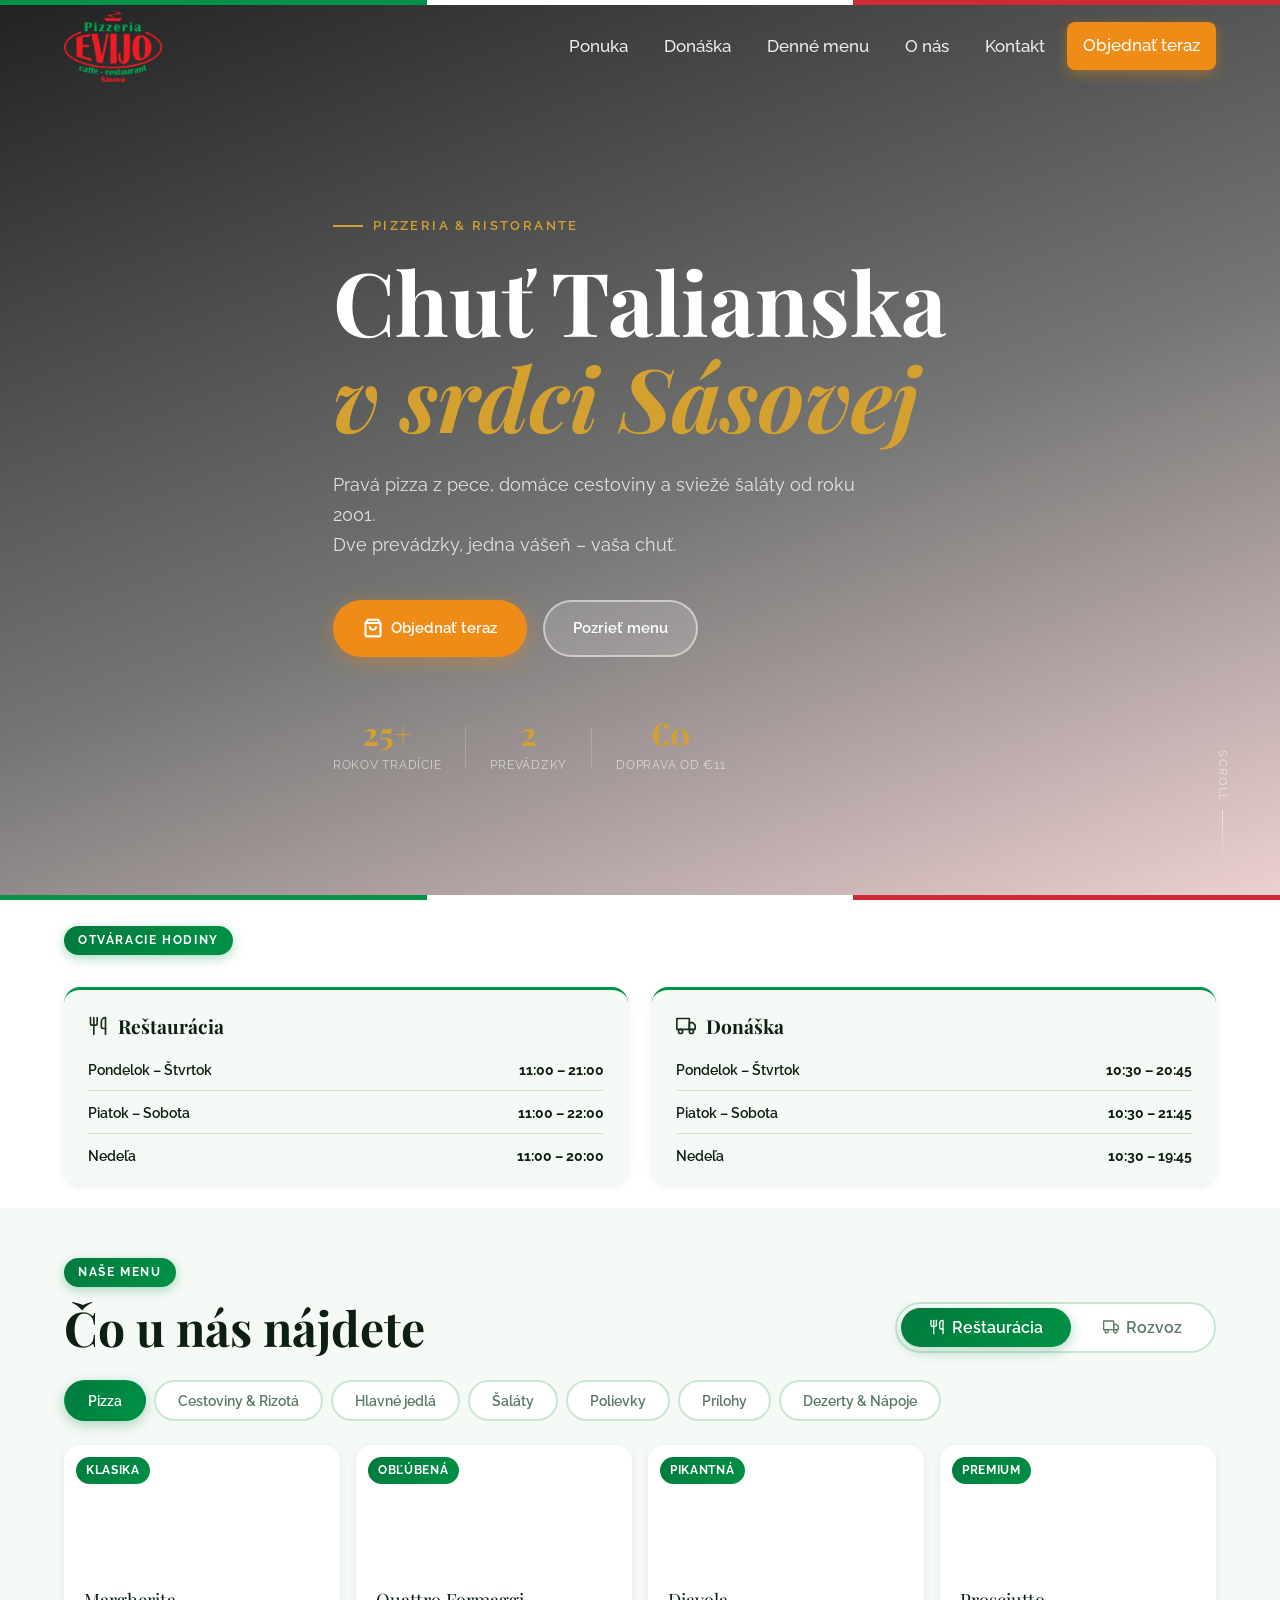
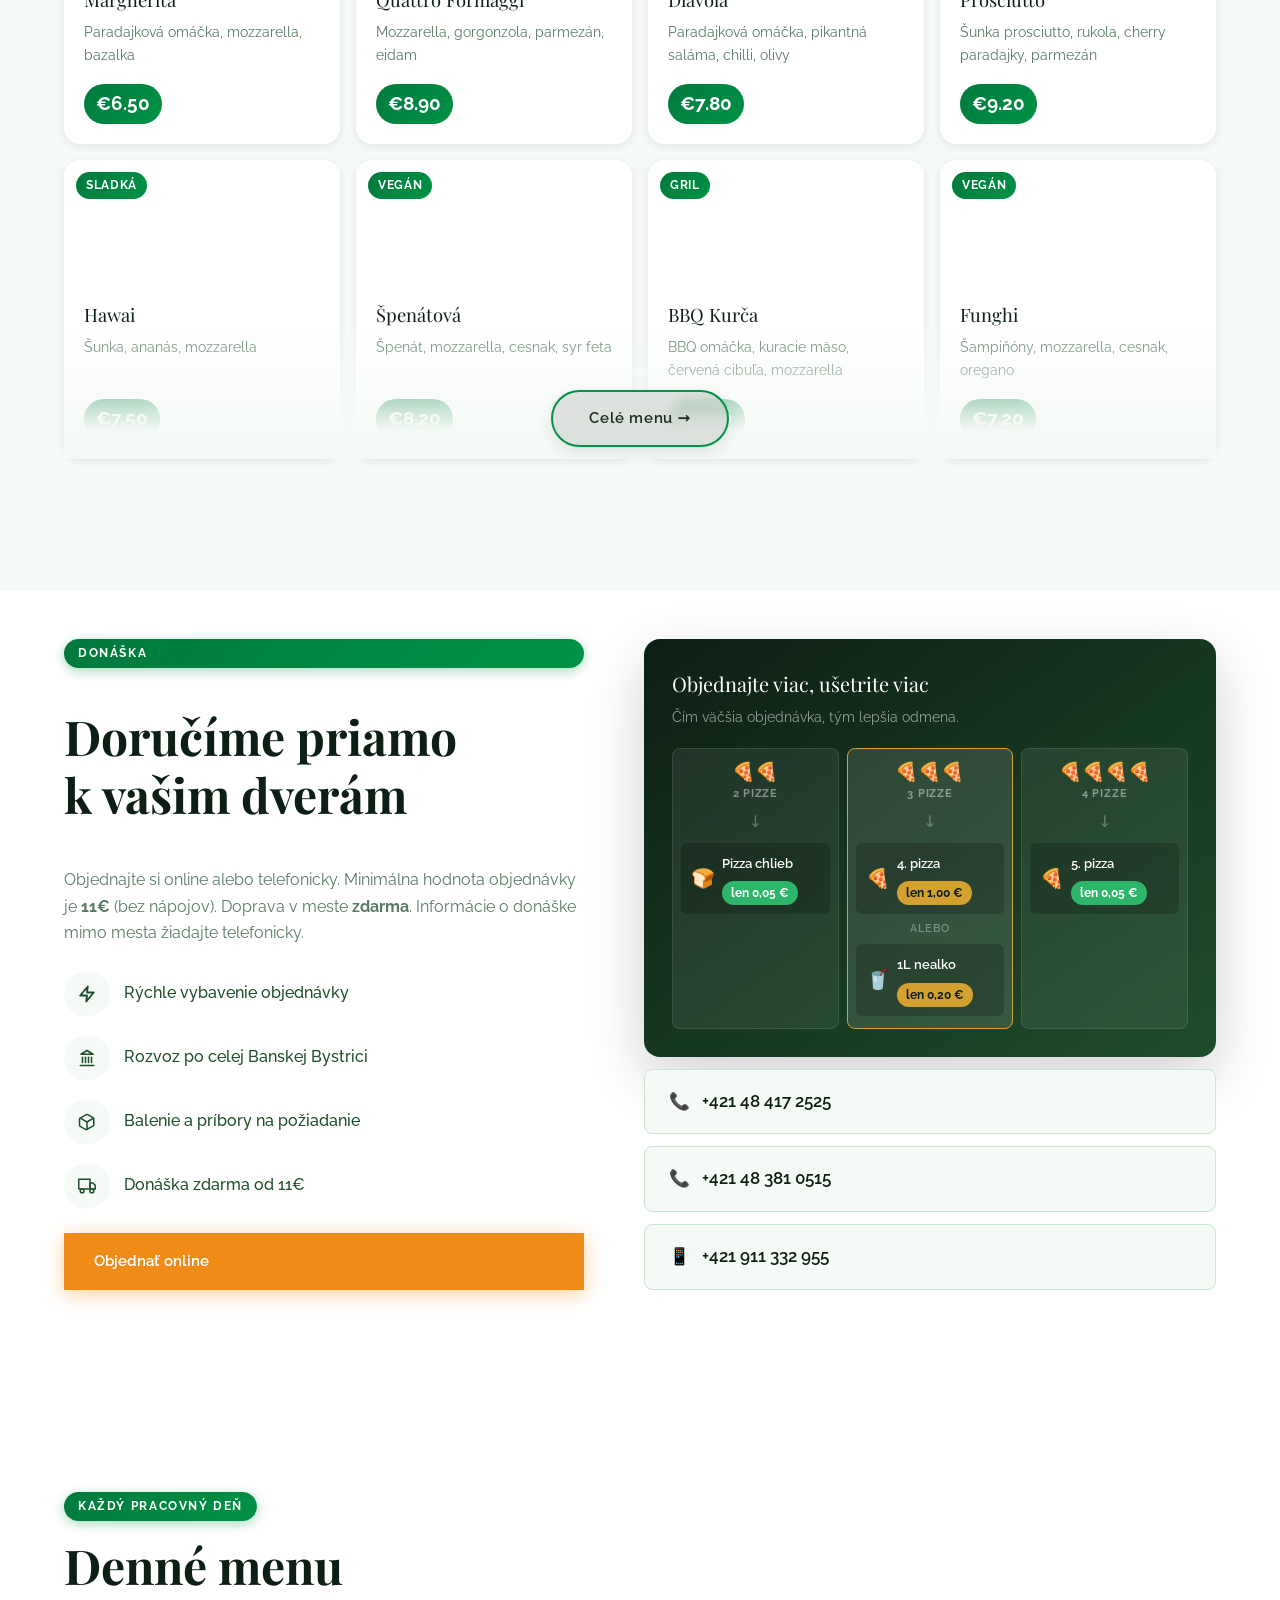
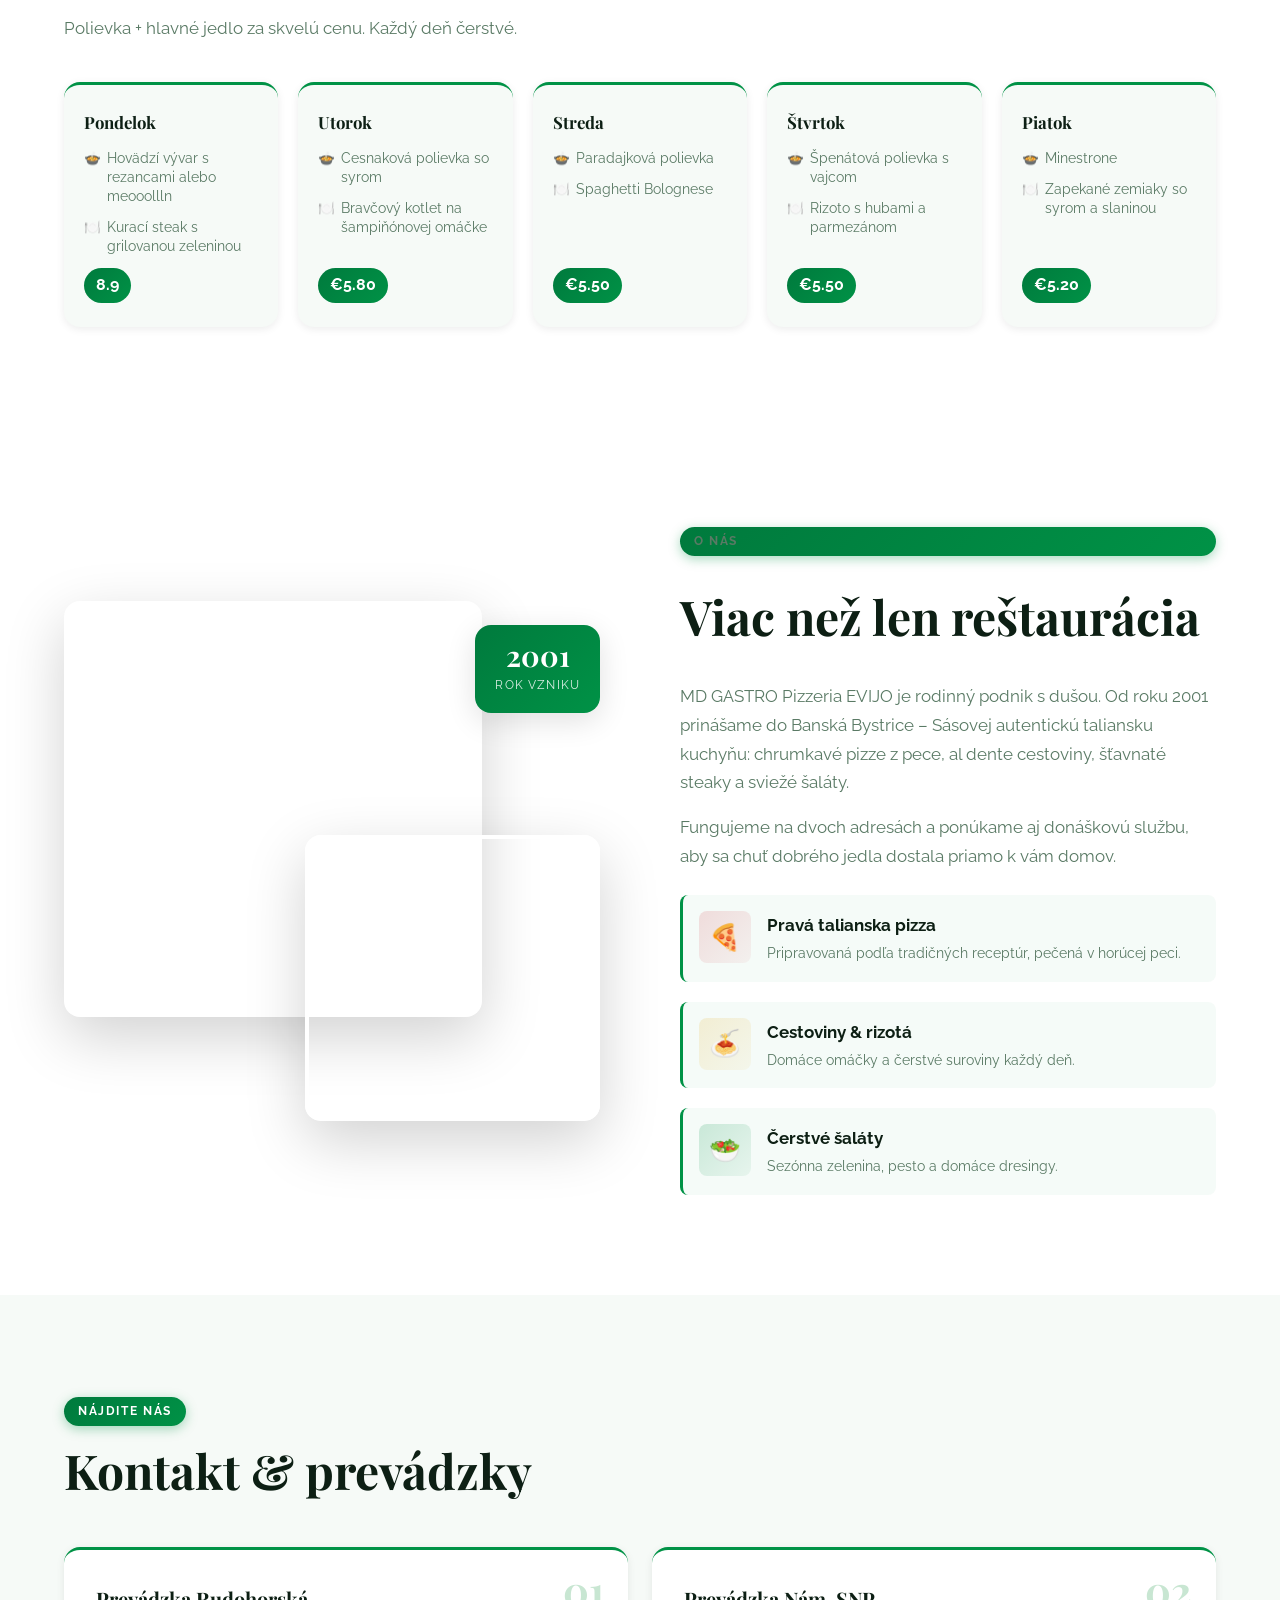
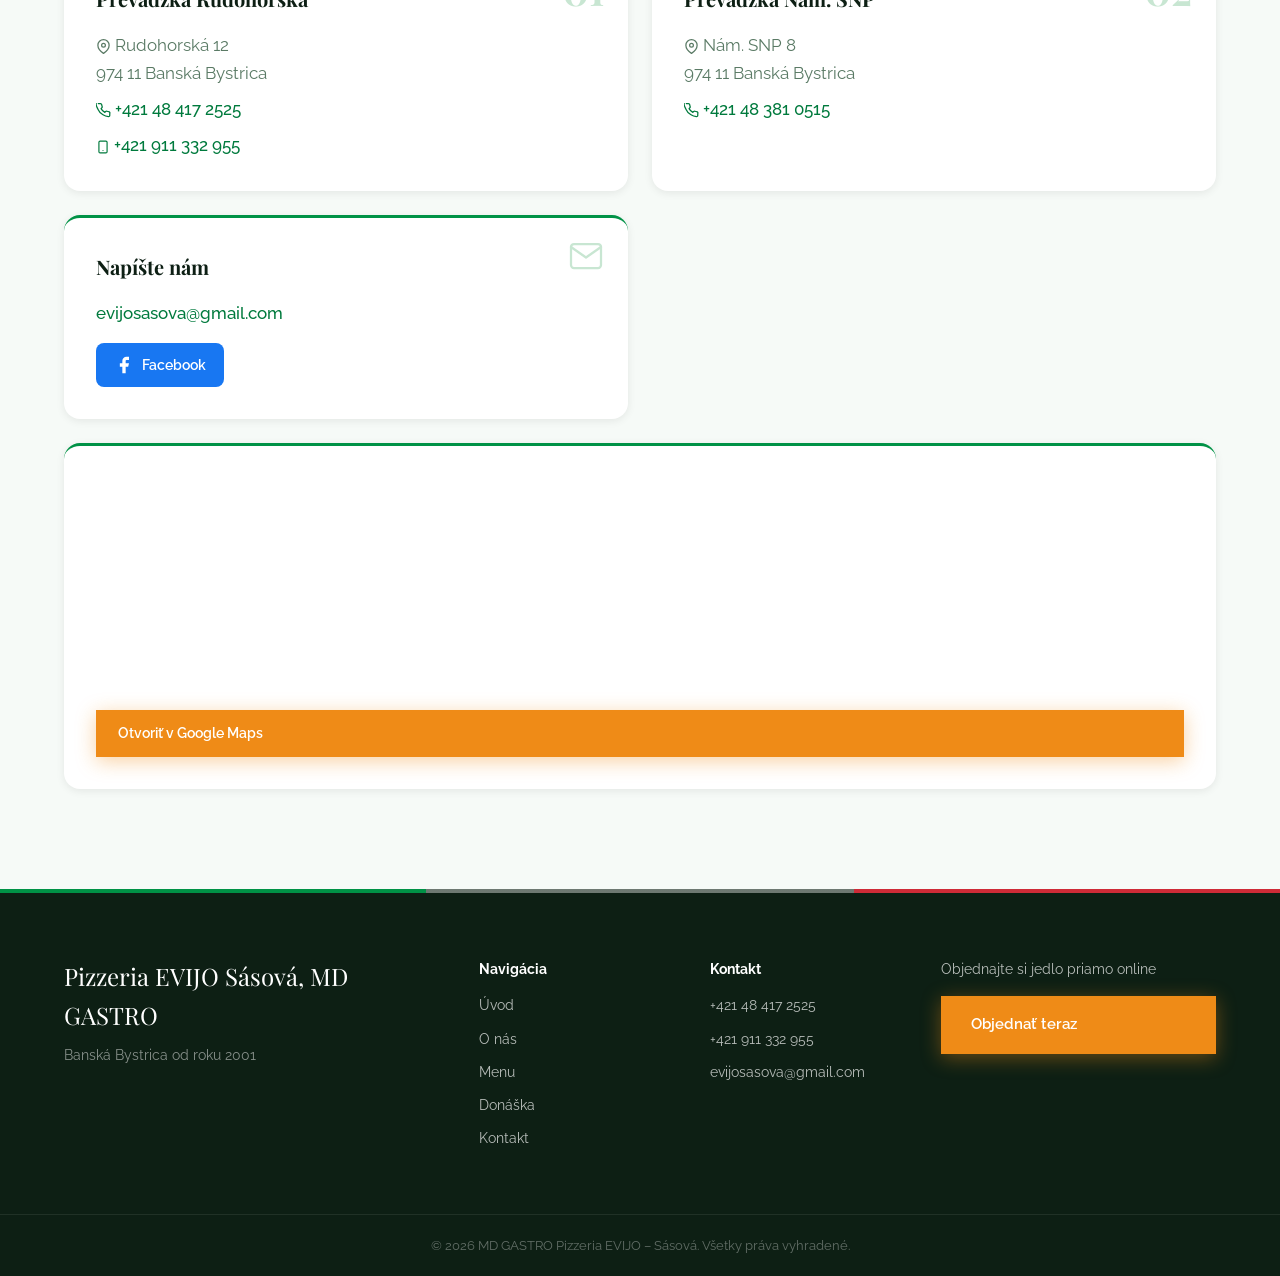
<file: index.html>
<!DOCTYPE html>
<html lang="sk">
<head>
  <meta charset="UTF-8" />
  <meta name="viewport" content="width=device-width, initial-scale=1.0" />
  <title>Pizzeria EVIJO – Sásová, Banská Bystrica</title>
  <link rel="preconnect" href="https://fonts.googleapis.com" />
  <link rel="preconnect" href="https://fonts.gstatic.com" crossorigin />
  <link href="https://fonts.googleapis.com/css2?family=Playfair+Display:ital,wght@0,700;1,400&family=Raleway:wght@400;500;600&display=swap" rel="stylesheet" />
  <link rel="stylesheet" href="style.css" />
  <style>.glf-btn-widget,#glf-btn-widget,[class*="glf-btn"],[id*="glf-btn"]{display:none!important}</style>
  <script src="https://identity.netlify.com/v1/netlify-identity-widget.js"></script>
</head>
<body>

  <!-- ITALIAN TRICOLORE TOP -->
  <div class="tricolore tricolore--top" aria-hidden="true"></div>

  <!-- NAV -->
  <nav class="nav" id="nav">
    <div class="nav__inner">
      <a href="#home" class="nav__logo">
        <img src="logo2.png" alt="Evijo Sásová" class="nav__logo-img" />
      </a>
      <ul class="nav__links" id="navLinks">
        <li><a href="#menu">Ponuka</a></li>
        <li><a href="#delivery">Donáška</a></li>
        <li><a href="#daily">Denné menu</a></li>
        <li><a href="#about">O nás</a></li>
        <li><a href="#contact">Kontakt</a></li>
        <li>
          <a href="javascript:void(0)" class="btn btn--nav glf-button" data-glf-cuid="a3c88eed-eb40-41ba-b81e-2e64607109a2" data-glf-ruid="2e44b3ce-e9ad-4f3e-a02a-becca4a63b6f">
            Objednať teraz
          </a>
        </li>
      </ul>
      <button class="nav__burger" id="burger" aria-label="Menu">
        <span></span><span></span><span></span>
      </button>
    </div>
  </nav>

  <!-- HERO -->
  <section class="hero" id="home">
    <div class="hero__bg"></div>
    <div class="hero__overlay"></div>
    <div class="hero__content">
      <p class="hero__eyebrow">Pizzeria &amp; Ristorante</p>
      <h1 class="hero__title">Chuť Talianska<br /><em>v srdci Sásovej</em></h1>
      <p class="hero__desc">Pravá pizza z pece, domáce cestoviny a sviežé šaláty od roku 2001.<br />Dve prevádzky, jedna vášeň – vaša chuť.</p>
      <div class="hero__actions">
        <a href="javascript:void(0)" class="btn btn--primary glf-button" data-glf-cuid="a3c88eed-eb40-41ba-b81e-2e64607109a2" data-glf-ruid="2e44b3ce-e9ad-4f3e-a02a-becca4a63b6f">
          <svg width="20" height="20" viewBox="0 0 24 24" fill="none" stroke="currentColor" stroke-width="2.5"><path d="M6 2L3 6v14a2 2 0 002 2h14a2 2 0 002-2V6l-3-4z"/><line x1="3" y1="6" x2="21" y2="6"/><path d="M16 10a4 4 0 01-8 0"/></svg>
          Objednať teraz
        </a>
        <a href="#menu" class="btn btn--ghost">Pozrieť menu</a>
      </div>
      <div class="hero__badges">
        <div class="badge"><span class="badge__num">25+</span><span class="badge__lbl">rokov tradície</span></div>
        <div class="badge__divider"></div>
        <div class="badge"><span class="badge__num">2</span><span class="badge__lbl">prevádzky</span></div>
        <div class="badge__divider"></div>
        <div class="badge"><span class="badge__num">€0</span><span class="badge__lbl">doprava od €11</span></div>
      </div>
    </div>
    <div class="hero__scroll">
      <span>Scroll</span>
      <div class="hero__scroll-line"></div>
    </div>
  </section>

  <!-- HOURS BAR -->
  <div class="hours-bar" id="hours">
    <div class="container">
      <p class="section__label">Otváracie hodiny</p>
    </div>
    <div class="container hours-bar__inner" style="margin-top:16px;">
      <div class="hours-bar__group">
        <div class="hours-bar__heading">
          <span class="hours-bar__icon"><svg width="20" height="20" viewBox="0 0 24 24" fill="none" stroke="currentColor" stroke-width="2" stroke-linecap="round" stroke-linejoin="round" aria-hidden="true"><path d="M3 2v7c0 1.1.9 2 2 2h4a2 2 0 002-2V2"/><path d="M7 2v20"/><path d="M21 15V2a5 5 0 00-5 5v6c0 1.1.9 2 2 2h3"/><path d="M21 15v7"/></svg></span>
          <span class="hours-bar__label">Reštaurácia</span>
        </div>
        <div class="hours-bar__rows">
          <div class="hours-bar__item"><strong>Pondelok – Štvrtok</strong><span class="hours-bar__time">11:00 – 21:00</span></div>
          <div class="hours-bar__item"><strong>Piatok – Sobota</strong><span class="hours-bar__time">11:00 – 22:00</span></div>
          <div class="hours-bar__item"><strong>Nedeľa</strong><span class="hours-bar__time">11:00 – 20:00</span></div>
        </div>
      </div>
      <div class="hours-bar__group">
        <div class="hours-bar__heading">
          <span class="hours-bar__icon"><svg width="20" height="20" viewBox="0 0 24 24" fill="none" stroke="currentColor" stroke-width="2" stroke-linecap="round" stroke-linejoin="round" aria-hidden="true"><rect x="1" y="3" width="15" height="13"/><polygon points="16 8 20 8 23 11 23 16 16 16 16 8"/><circle cx="5.5" cy="18.5" r="2.5"/><circle cx="18.5" cy="18.5" r="2.5"/></svg></span>
          <span class="hours-bar__label">Donáška</span>
        </div>
        <div class="hours-bar__rows">
          <div class="hours-bar__item"><strong>Pondelok – Štvrtok</strong><span class="hours-bar__time">10:30 – 20:45</span></div>
          <div class="hours-bar__item"><strong>Piatok – Sobota</strong><span class="hours-bar__time">10:30 – 21:45</span></div>
          <div class="hours-bar__item"><strong>Nedeľa</strong><span class="hours-bar__time">10:30 – 19:45</span></div>
        </div>
      </div>
    </div>
  </div>

  <!-- MENU PREVIEW -->
  <section class="menu section" id="menu">
    <div class="container">
      <p class="section__label">Naše menu</p>
      <div class="menu__header">
        <h2 class="section__title">Čo u nás nájdete</h2>
        <div class="menu__toggle" id="menuToggle">
          <button class="menu__toggle-btn active" data-mode="restaurant"><svg width="16" height="16" viewBox="0 0 24 24" fill="none" stroke="currentColor" stroke-width="2" stroke-linecap="round" stroke-linejoin="round" aria-hidden="true"><path d="M3 2v7c0 1.1.9 2 2 2h4a2 2 0 002-2V2"/><path d="M7 2v20"/><path d="M21 15V2a5 5 0 00-5 5v6c0 1.1.9 2 2 2h3"/><path d="M21 15v7"/></svg> Reštaurácia</button>
          <button class="menu__toggle-btn" data-mode="delivery"><svg width="16" height="16" viewBox="0 0 24 24" fill="none" stroke="currentColor" stroke-width="2" stroke-linecap="round" stroke-linejoin="round" aria-hidden="true"><rect x="1" y="3" width="15" height="13"/><polygon points="16 8 20 8 23 11 23 16 16 16 16 8"/><circle cx="5.5" cy="18.5" r="2.5"/><circle cx="18.5" cy="18.5" r="2.5"/></svg> Rozvoz</button>
        </div>
      </div>
      <div class="menu__controls">
        <div class="menu__tabs" id="menuTabs">
          <button class="menu__tab active" data-cat="pizza">Pizza</button>
          <button class="menu__tab" data-cat="cestoviny">Cestoviny & Rizotá</button>
          <button class="menu__tab" data-cat="hlavne">Hlavné jedlá</button>
          <button class="menu__tab" data-cat="salaty">Šaláty</button>
          <button class="menu__tab" data-cat="polievky">Polievky</button>
          <button class="menu__tab" data-cat="prilohy">Prílohy</button>
          <button class="menu__tab" data-cat="dezerty">Dezerty & Nápoje</button>
        </div>
      </div>
      <div class="menu__grid-wrap">
        <div class="menu__grid" id="menuGrid">
          <!-- filled by JS -->
        </div>
        <div class="menu__fade hidden" id="menuFade">
          <a href="menu.html" class="btn btn--pizza-all">Celé menu →</a>
        </div>
      </div>
    </div>
  </section>

  <!-- DELIVERY -->
  <section class="delivery section" id="delivery">
    <div class="container">
      <div class="delivery__grid">
        <div class="delivery__text">
          <p class="section__label">Donáška</p>
          <h2 class="section__title">Doručíme priamo<br />k vašim dverám</h2>
          <p>Objednajte si online alebo telefonicky. Minimálna hodnota objednávky je <strong>11€</strong> (bez nápojov). Doprava v meste <strong>zdarma</strong>. Informácie o donáške mimo mesta žiadajte telefonicky.</p>
          <ul class="delivery__list">
            <li>
              <div class="delivery__icon"><svg width="18" height="18" viewBox="0 0 24 24" fill="none" stroke="currentColor" stroke-width="2.5" stroke-linecap="round" stroke-linejoin="round" aria-hidden="true"><polygon points="13 2 3 14 12 14 11 22 21 10 12 10 13 2"/></svg></div>
              <span>Rýchle vybavenie objednávky</span>
            </li>
            <li>
              <div class="delivery__icon"><svg width="18" height="18" viewBox="0 0 24 24" fill="none" stroke="currentColor" stroke-width="2" stroke-linecap="round" stroke-linejoin="round" aria-hidden="true"><line x1="3" y1="22" x2="21" y2="22"/><line x1="6" y1="18" x2="6" y2="11"/><line x1="10" y1="18" x2="10" y2="11"/><line x1="14" y1="18" x2="14" y2="11"/><line x1="18" y1="18" x2="18" y2="11"/><polygon points="12 2 20 7 4 7"/></svg></div>
              <span>Rozvoz po celej Banskej Bystrici</span>
            </li>
            <li>
              <div class="delivery__icon"><svg width="18" height="18" viewBox="0 0 24 24" fill="none" stroke="currentColor" stroke-width="2" stroke-linecap="round" stroke-linejoin="round" aria-hidden="true"><path d="M21 16V8a2 2 0 00-1-1.73l-7-4a2 2 0 00-2 0l-7 4A2 2 0 002 8v8a2 2 0 001 1.73l7 4a2 2 0 002 0l7-4A2 2 0 0021 16z"/><polyline points="3.27 6.96 12 12.01 20.73 6.96"/><line x1="12" y1="22.08" x2="12" y2="12"/></svg></div>
              <span>Balenie a príbory na požiadanie</span>
            </li>
            <li>
              <div class="delivery__icon"><svg width="18" height="18" viewBox="0 0 24 24" fill="none" stroke="currentColor" stroke-width="2" stroke-linecap="round" stroke-linejoin="round" aria-hidden="true"><rect x="1" y="3" width="15" height="13"/><polygon points="16 8 20 8 23 11 23 16 16 16 16 8"/><circle cx="5.5" cy="18.5" r="2.5"/><circle cx="18.5" cy="18.5" r="2.5"/></svg></div>
              <span>Donáška zdarma od 11€</span>
            </li>
          </ul>
          <a href="javascript:void(0)" class="btn btn--primary glf-button" data-glf-cuid="a3c88eed-eb40-41ba-b81e-2e64607109a2" data-glf-ruid="2e44b3ce-e9ad-4f3e-a02a-becca4a63b6f">Objednať online</a>
        </div>
        <div class="delivery__visual">
          <div class="delivery__card">
            <div class="delivery__card-promos">
              <div class="delivery__card-promos-title">Objednajte viac, ušetrite viac</div>
              <div class="delivery__card-promos-sub">Čím väčšia objednávka, tým lepšia odmena.</div>
              <div class="delivery__card-promos-steps">

                <div class="delivery__card-promo-step">
                  <div class="delivery__card-promo-cond">🍕🍕<div class="delivery__card-promo-cond-text">2 pizze</div></div>
                  <div class="delivery__card-promo-arrow">↓</div>
                  <div class="delivery__card-promo-gift">
                    <span>🍞</span>
                    <div>
                      <div class="delivery__card-promo-reward">Pizza chlieb</div>
                      <span class="delivery__card-promo-price">len 0,05 €</span>
                    </div>
                  </div>
                </div>

                <div class="delivery__card-promo-step delivery__card-promo-step--featured">
                  <div class="delivery__card-promo-cond">🍕🍕🍕<div class="delivery__card-promo-cond-text">3 pizze</div></div>
                  <div class="delivery__card-promo-arrow">↓</div>
                  <div class="delivery__card-promo-gift">
                    <span>🍕</span>
                    <div>
                      <div class="delivery__card-promo-reward">4. pizza</div>
                      <span class="delivery__card-promo-price delivery__card-promo-price--gold">len 1,00 €</span>
                    </div>
                  </div>
                  <div class="delivery__card-promo-or">alebo</div>
                  <div class="delivery__card-promo-gift">
                    <span>🥤</span>
                    <div>
                      <div class="delivery__card-promo-reward">1L nealko</div>
                      <span class="delivery__card-promo-price delivery__card-promo-price--gold">len 0,20 €</span>
                    </div>
                  </div>
                </div>

                <div class="delivery__card-promo-step">
                  <div class="delivery__card-promo-cond">🍕🍕🍕🍕<div class="delivery__card-promo-cond-text">4 pizze</div></div>
                  <div class="delivery__card-promo-arrow">↓</div>
                  <div class="delivery__card-promo-gift">
                    <span>🍕</span>
                    <div>
                      <div class="delivery__card-promo-reward">5. pizza</div>
                      <span class="delivery__card-promo-price">len 0,05 €</span>
                    </div>
                  </div>
                </div>

              </div>
            </div>
          </div>
          <div class="delivery__phones">
            <a href="tel:+421484172525" class="phone-pill">
              <span>📞</span> +421 48 417 2525
            </a>
            <a href="tel:+421483810515" class="phone-pill">
              <span>📞</span> +421 48 381 0515
            </a>
            <a href="tel:+421911332955" class="phone-pill phone-pill--mobile">
              <span>📱</span> +421 911 332 955
            </a>
          </div>
        </div>
      </div>

    </div>
  </section>

  <!-- DAILY MENU -->
  <section class="daily section" id="daily">
    <div class="container">
      <p class="section__label">Každý pracovný deň</p>
      <h2 class="section__title">Denné menu</h2>
      <p class="daily__desc">Polievka + hlavné jedlo za skvelú cenu. Každý deň čerstvé.</p>
      <div class="daily__grid" id="dailyGrid">
        <!-- filled by JS -->
      </div>
    </div>
  </section>

  <!-- ABOUT -->
  <section class="about section" id="about">
    <div class="container">
      <div class="about__grid">
        <div class="about__visual">
          <div class="about__img-wrap">
            <div class="about__img about__img--main" style="background-image:url('https://images.unsplash.com/photo-1555396273-367ea4eb4db5?w=700&q=80')"></div>
            <div class="about__img about__img--accent" style="background-image:url('https://images.unsplash.com/photo-1513104890138-7c749659a591?w=400&q=80')"></div>
          </div>
          <div class="about__since">
            <span class="about__since-year">2001</span>
            <span class="about__since-lbl">Rok vzniku</span>
          </div>
        </div>
        <div class="about__text">
          <p class="section__label">O nás</p>
          <h2 class="section__title">Viac než len reštaurácia</h2>
          <p>MD GASTRO Pizzeria EVIJO je rodinný podnik s dušou. Od roku 2001 prinášame do Banská Bystrice – Sásovej autentickú taliansku kuchyňu: chrumkavé pizze z pece, al dente cestoviny, šťavnaté steaky a sviežé šaláty.</p>
          <p>Fungujeme na dvoch adresách a ponúkame aj donáškovú službu, aby sa chuť dobrého jedla dostala priamo k vám domov.</p>
          <div class="about__features">
            <div class="feature">
              <div class="feature__icon feature__icon--red">🍕</div>
              <div>
                <strong>Pravá talianska pizza</strong>
                <p>Pripravovaná podľa tradičných receptúr, pečená v horúcej peci.</p>
              </div>
            </div>
            <div class="feature">
              <div class="feature__icon feature__icon--orange">🍝</div>
              <div>
                <strong>Cestoviny &amp; rizotá</strong>
                <p>Domáce omáčky a čerstvé suroviny každý deň.</p>
              </div>
            </div>
            <div class="feature">
              <div class="feature__icon feature__icon--green">🥗</div>
              <div>
                <strong>Čerstvé šaláty</strong>
                <p>Sezónna zelenina, pesto a domáce dresingy.</p>
              </div>
            </div>
          </div>
        </div>
      </div>
    </div>
  </section>

  <!-- CONTACT -->
  <section class="contact section" id="contact">
    <div class="container">
      <p class="section__label">Nájdite nás</p>
      <h2 class="section__title">Kontakt &amp; prevádzky</h2>
      <div class="contact__grid">
        <div class="contact__card">
          <div class="contact__card-num">01</div>
          <h3>Prevádzka Rudohorská</h3>
          <address>
            <p><svg class="icon-inline" width="15" height="15" viewBox="0 0 24 24" fill="none" stroke="currentColor" stroke-width="2" stroke-linecap="round" stroke-linejoin="round" aria-hidden="true"><path d="M21 10c0 7-9 13-9 13s-9-6-9-13a9 9 0 0118 0z"/><circle cx="12" cy="10" r="3"/></svg> Rudohorská 12<br />974 11 Banská Bystrica</p>
            <p><a href="tel:+421484172525"><svg class="icon-inline" width="15" height="15" viewBox="0 0 24 24" fill="none" stroke="currentColor" stroke-width="2" stroke-linecap="round" stroke-linejoin="round" aria-hidden="true"><path d="M22 16.92v3a2 2 0 01-2.18 2 19.79 19.79 0 01-8.63-3.07A19.5 19.5 0 013.07 9.81a19.79 19.79 0 01-3.07-8.67A2 2 0 014.11 1h3a2 2 0 012 1.72 12.84 12.84 0 00.7 2.81 2 2 0 01-.45 2.11L8.09 8.91a16 16 0 006.06 6.06l1.27-1.27a2 2 0 012.11-.45 12.84 12.84 0 002.81.7A2 2 0 0122 16.92z"/></svg> +421 48 417 2525</a></p>
            <p><a href="tel:+421911332955"><svg class="icon-inline" width="14" height="14" viewBox="0 0 24 24" fill="none" stroke="currentColor" stroke-width="2" stroke-linecap="round" stroke-linejoin="round" aria-hidden="true"><rect x="5" y="2" width="14" height="20" rx="2" ry="2"/><line x1="12" y1="18" x2="12.01" y2="18"/></svg> +421 911 332 955</a></p>
          </address>
        </div>
        <div class="contact__card">
          <div class="contact__card-num">02</div>
          <h3>Prevádzka Nám. SNP</h3>
          <address>
            <p><svg class="icon-inline" width="15" height="15" viewBox="0 0 24 24" fill="none" stroke="currentColor" stroke-width="2" stroke-linecap="round" stroke-linejoin="round" aria-hidden="true"><path d="M21 10c0 7-9 13-9 13s-9-6-9-13a9 9 0 0118 0z"/><circle cx="12" cy="10" r="3"/></svg> Nám. SNP 8<br />974 11 Banská Bystrica</p>
            <p><a href="tel:+421483810515"><svg class="icon-inline" width="15" height="15" viewBox="0 0 24 24" fill="none" stroke="currentColor" stroke-width="2" stroke-linecap="round" stroke-linejoin="round" aria-hidden="true"><path d="M22 16.92v3a2 2 0 01-2.18 2 19.79 19.79 0 01-8.63-3.07A19.5 19.5 0 013.07 9.81a19.79 19.79 0 01-3.07-8.67A2 2 0 014.11 1h3a2 2 0 012 1.72 12.84 12.84 0 00.7 2.81 2 2 0 01-.45 2.11L8.09 8.91a16 16 0 006.06 6.06l1.27-1.27a2 2 0 012.11-.45 12.84 12.84 0 002.81.7A2 2 0 0122 16.92z"/></svg> +421 48 381 0515</a></p>
          </address>
        </div>
        <div class="contact__card">
          <div class="contact__card-num"><svg width="36" height="36" viewBox="0 0 24 24" fill="none" stroke="currentColor" stroke-width="1.5" stroke-linecap="round" stroke-linejoin="round" aria-hidden="true"><path d="M4 4h16c1.1 0 2 .9 2 2v12c0 1.1-.9 2-2 2H4c-1.1 0-2-.9-2-2V6c0-1.1.9-2 2-2z"/><polyline points="22,6 12,13 2,6"/></svg></div>
          <h3>Napíšte nám</h3>
          <address>
            <p><a href="mailto:evijosasova@gmail.com">evijosasova@gmail.com</a></p>
          </address>
          <div class="contact__social">
            <a href="https://www.facebook.com" target="_blank" class="social-btn" aria-label="Facebook">
              <svg width="20" height="20" viewBox="0 0 24 24" fill="currentColor"><path d="M18 2h-3a5 5 0 00-5 5v3H7v4h3v8h4v-8h3l1-4h-4V7a1 1 0 011-1h3z"/></svg>
              Facebook
            </a>
          </div>
        </div>
        <div class="contact__card contact__card--map">
          <iframe
            title="Evijo Sásová mapa"
            src="https://maps.google.com/maps?q=Pizzeria+Evijo+Sásová+Banská+Bystrica&output=embed"
            width="100%" height="220" style="border:0;" allowfullscreen="" loading="lazy">
          </iframe>
          <a
            href="https://maps.google.com/?q=Pizzeria+Evijo+Sásová+Banská+Bystrica"
            target="_blank"
            class="btn btn--sm btn--primary"
            style="margin-top:12px;width:100%;text-align:center;"
          >Otvoriť v Google Maps</a>
        </div>
      </div>
    </div>
  </section>

  <!-- FOOTER -->
  <footer class="footer">
    <div class="container footer__inner">
      <div class="footer__brand">
        Pizzeria EVIJO Sásová, MD GASTRO
        <p>Banská Bystrica od roku 2001</p>
      </div>
      <div class="footer__links">
        <strong>Navigácia</strong>
        <a href="#home">Úvod</a>
        <a href="#about">O nás</a>
        <a href="#menu">Menu</a>
        <a href="#delivery">Donáška</a>
        <a href="#contact">Kontakt</a>
      </div>
      <div class="footer__links">
        <strong>Kontakt</strong>
        <a href="tel:+421484172525">+421 48 417 2525</a>
        <a href="tel:+421911332955">+421 911 332 955</a>
        <a href="mailto:evijosasova@gmail.com">evijosasova@gmail.com</a>
      </div>
      <div class="footer__order">
        <p>Objednajte si jedlo priamo online</p>
        <a href="javascript:void(0)" class="btn btn--primary glf-button" data-glf-cuid="a3c88eed-eb40-41ba-b81e-2e64607109a2" data-glf-ruid="2e44b3ce-e9ad-4f3e-a02a-becca4a63b6f">Objednať teraz</a>
      </div>
    </div>
    <div class="footer__bottom">
      <p>© 2026 MD GASTRO Pizzeria EVIJO – Sásová. Všetky práva vyhradené.</p>
    </div>
  </footer>

  <!-- ITALIAN TRICOLORE BOTTOM -->
  <div class="tricolore tricolore--bottom" aria-hidden="true"></div>

  <script src="https://www.fbgcdn.com/embedder/js/ewm2.js" defer async></script>
  <script src="script.js"></script>
  <script>
    if (window.netlifyIdentity) {
      window.netlifyIdentity.on('init', user => {
        if (!user) {
          window.netlifyIdentity.on('login', () => { document.location.href = '/admin/'; });
        }
      });
    }
  </script>
</body>
</html>
</file>
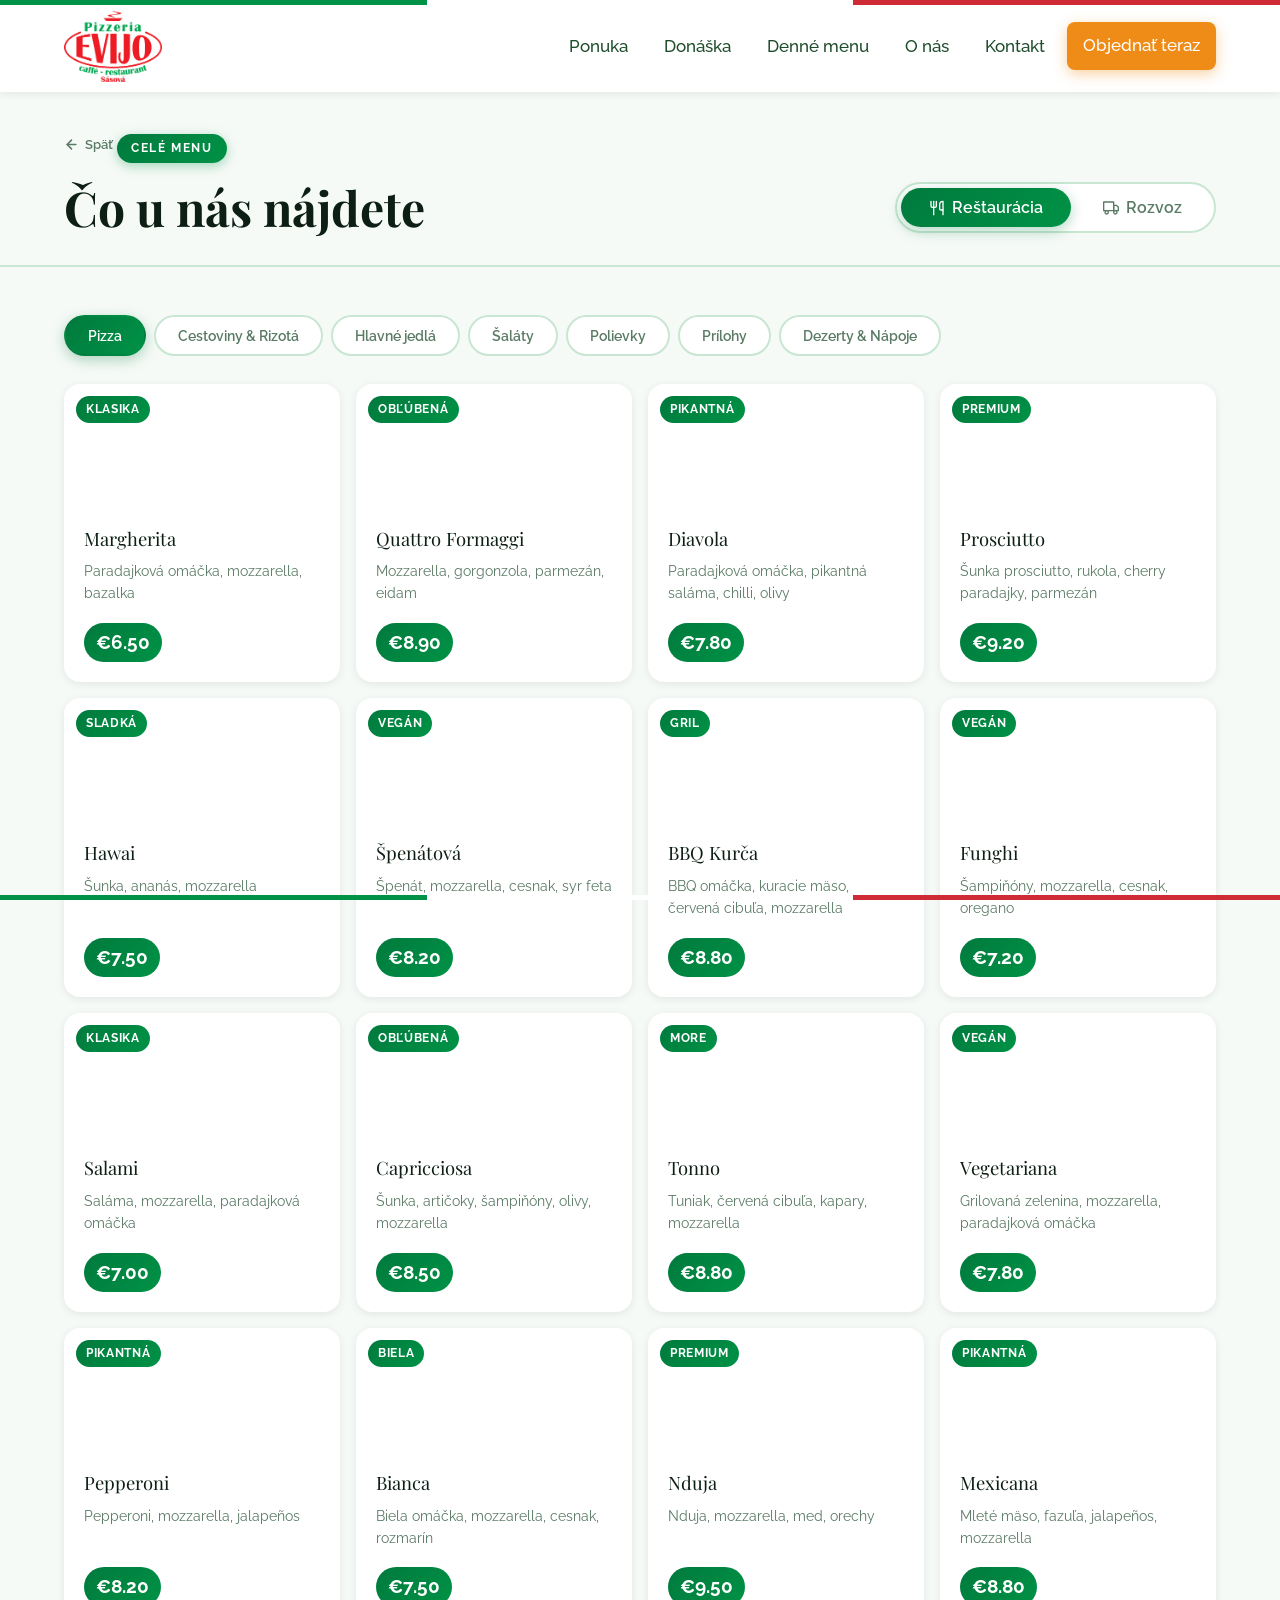
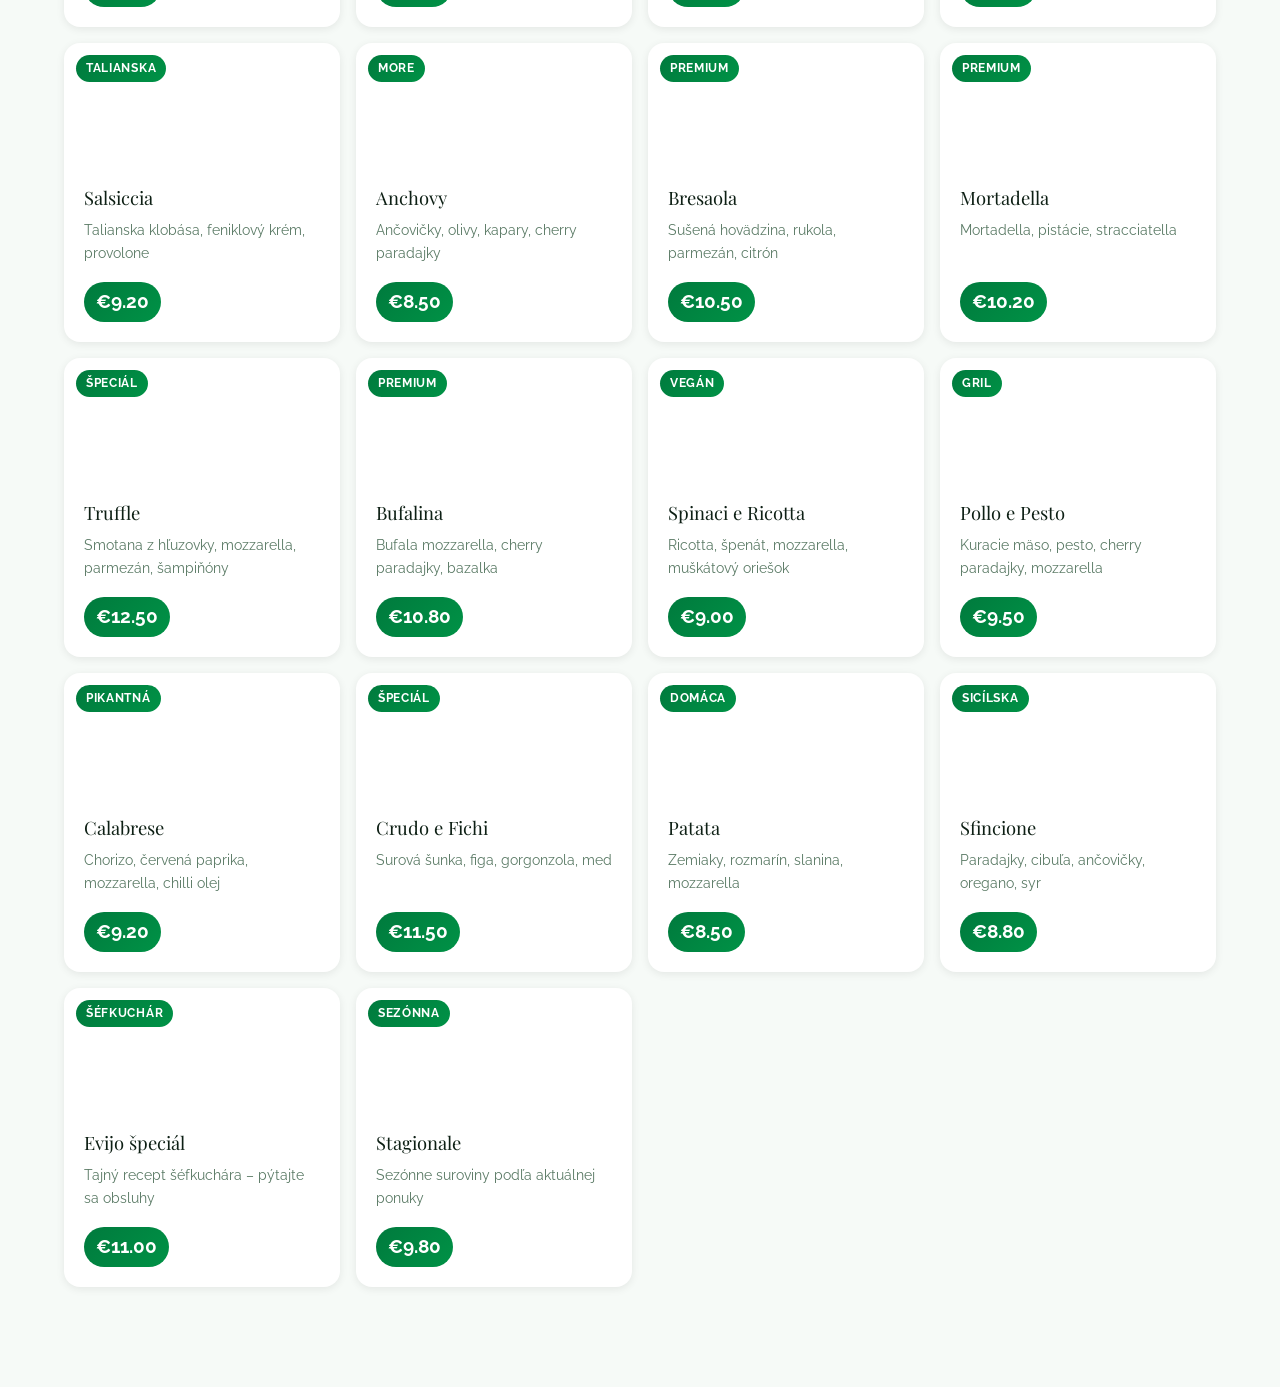
<file: menu.html>
<!DOCTYPE html>
<html lang="sk">
<head>
  <meta charset="UTF-8" />
  <meta name="viewport" content="width=device-width, initial-scale=1.0" />
  <title>Celé menu – Pizzeria EVIJO Sásová</title>
  <link rel="preconnect" href="https://fonts.googleapis.com" />
  <link rel="preconnect" href="https://fonts.gstatic.com" crossorigin />
  <link href="https://fonts.googleapis.com/css2?family=Playfair+Display:ital,wght@0,700;1,400&family=Raleway:wght@400;500;600&display=swap" rel="stylesheet" />
  <link rel="stylesheet" href="style.css" />
  <style>
    .page-header {
      background: var(--cream);
      border-bottom: 2px solid var(--border);
      padding: 40px 0 28px;
      margin-top: var(--nav-h);
    }
    .page-header__back {
      display: inline-flex;
      align-items: center;
      gap: 6px;
      font-size: .82rem;
      font-weight: 600;
      color: var(--muted);
      margin-bottom: 18px;
      transition: color .2s;
    }
    .page-header__back:hover { color: var(--green); }
    .page-header__title-row {
      display: flex;
      align-items: center;
      gap: 20px;
      flex-wrap: wrap;
      justify-content: space-between;
    }
    .page-header__title-row .section__title { margin-bottom: 0; }

    .menu-full { background: var(--cream); padding: 48px 0 100px; }
    .menu-full .menu__tabs { margin-bottom: 28px; }
    .menu-full .menu__grid { grid-template-columns: repeat(4, 1fr); }

    @media (max-width: 1024px) { .menu-full .menu__grid { grid-template-columns: repeat(3, 1fr); } }
    @media (max-width: 720px)  { .menu-full .menu__grid { grid-template-columns: repeat(2, 1fr); } }
    @media (max-width: 440px)  { .menu-full .menu__grid { grid-template-columns: 1fr; } }
  </style>
</head>
<body>

  <div class="tricolore tricolore--top" aria-hidden="true"></div>

  <!-- NAV -->
  <nav class="nav scrolled" id="nav">
    <div class="nav__inner">
      <a href="index.html" class="nav__logo">
        <img src="logo2.png" alt="Evijo Sásová" class="nav__logo-img" />
      </a>
      <ul class="nav__links" id="navLinks">
        <li><a href="index.html#menu">Ponuka</a></li>
        <li><a href="index.html#delivery">Donáška</a></li>
        <li><a href="index.html#daily">Denné menu</a></li>
        <li><a href="index.html#about">O nás</a></li>
        <li><a href="index.html#contact">Kontakt</a></li>
        <li>
          <a href="javascript:void(0)" class="btn btn--nav glf-button"
             data-glf-cuid="a3c88eed-eb40-41ba-b81e-2e64607109a2"
             data-glf-ruid="2e44b3ce-e9ad-4f3e-a02a-becca4a63b6f">
            Objednať teraz
          </a>
        </li>
      </ul>
      <button class="nav__burger" id="burger" aria-label="Menu">
        <span></span><span></span><span></span>
      </button>
    </div>
  </nav>

  <!-- PAGE HEADER -->
  <div class="page-header">
    <div class="container">
      <a href="index.html#menu" class="page-header__back">
        <svg width="15" height="15" viewBox="0 0 24 24" fill="none" stroke="currentColor" stroke-width="2.5" stroke-linecap="round" stroke-linejoin="round"><path d="M19 12H5"/><path d="M12 19l-7-7 7-7"/></svg>
        Späť
      </a>
      <p class="section__label">Celé menu</p>
      <div class="page-header__title-row">
        <h1 class="section__title">Čo u nás nájdete</h1>
        <div class="menu__toggle" id="menuToggle">
          <button class="menu__toggle-btn active" data-mode="restaurant">
            <svg width="16" height="16" viewBox="0 0 24 24" fill="none" stroke="currentColor" stroke-width="2" stroke-linecap="round" stroke-linejoin="round" aria-hidden="true"><path d="M3 2v7c0 1.1.9 2 2 2h4a2 2 0 002-2V2"/><path d="M7 2v20"/><path d="M21 15V2a5 5 0 00-5 5v6c0 1.1.9 2 2 2h3"/><path d="M21 15v7"/></svg>
            Reštaurácia
          </button>
          <button class="menu__toggle-btn" data-mode="delivery">
            <svg width="16" height="16" viewBox="0 0 24 24" fill="none" stroke="currentColor" stroke-width="2" stroke-linecap="round" stroke-linejoin="round" aria-hidden="true"><rect x="1" y="3" width="15" height="13"/><polygon points="16 8 20 8 23 11 23 16 16 16 16 8"/><circle cx="5.5" cy="18.5" r="2.5"/><circle cx="18.5" cy="18.5" r="2.5"/></svg>
            Rozvoz
          </button>
        </div>
      </div>
    </div>
  </div>

  <!-- MENU -->
  <section class="menu-full">
    <div class="container">
      <div class="menu__tabs" id="menuTabs">
        <button class="menu__tab active" data-cat="pizza">Pizza</button>
        <button class="menu__tab" data-cat="cestoviny">Cestoviny &amp; Rizotá</button>
        <button class="menu__tab" data-cat="hlavne">Hlavné jedlá</button>
        <button class="menu__tab" data-cat="salaty">Šaláty</button>
        <button class="menu__tab" data-cat="polievky">Polievky</button>
        <button class="menu__tab" data-cat="prilohy">Prílohy</button>
        <button class="menu__tab" data-cat="dezerty">Dezerty &amp; Nápoje</button>
      </div>
      <div class="menu__grid" id="menuGrid"></div>
    </div>
  </section>

  <div class="tricolore tricolore--bottom" aria-hidden="true"></div>

  <script src="https://www.fbgcdn.com/embedder/js/ewm2.js" defer async></script>
  <script>
    // ===== NAV =====
    const nav = document.getElementById('nav');
    window.addEventListener('scroll', () => nav.classList.add('scrolled'));
    const burger = document.getElementById('burger');
    const navLinks = document.getElementById('navLinks');
    burger.addEventListener('click', () => navLinks.classList.toggle('open'));
    navLinks.querySelectorAll('a').forEach(a => a.addEventListener('click', () => navLinks.classList.remove('open')));

    // ===== FULL MENU DATA =====
    let menuData = { restaurant: {}, delivery: {} };

    async function loadMenuData() {
      try {
        const [restaurant, delivery] = await Promise.all([
          fetch('/content/menu/restaurant.json').then(r => { if (!r.ok) throw new Error(r.status); return r.json(); }),
          fetch('/content/menu/delivery.json').then(r => { if (!r.ok) throw new Error(r.status); return r.json(); }),
        ]);
        menuData.restaurant = restaurant;
        menuData.delivery = delivery;
      } catch (e) {
        const grid = document.getElementById('menuGrid');
        if (grid) grid.innerHTML = '<p class="menu__empty">Menu sa nepodarilo načítať. Skúste obnoviť stránku.</p>';
      }
    }

    // ===== STATE =====
    const urlMode = new URLSearchParams(window.location.search).get('mode');
    let currentMode = urlMode === 'delivery' ? 'delivery' : 'restaurant';
    let currentCat  = 'pizza';

    if (currentMode === 'delivery') {
      document.querySelectorAll('.menu__toggle-btn').forEach(b =>
        b.classList.toggle('active', b.dataset.mode === 'delivery')
      );
    }

    // ===== RENDER =====
    function renderMenu(cat) {
      if (!Object.keys(menuData.restaurant).length) return;
      const grid  = document.getElementById('menuGrid');
      const items = menuData[currentMode][cat] || [];
      grid.innerHTML = '';

      if (!items.length) {
        grid.innerHTML = '<p class="menu__empty">Táto kategória nie je dostupná pre rozvoz.</p>';
        return;
      }

      items.forEach((item, i) => {
        const card = document.createElement('div');
        card.className = 'menu-card reveal';
        card.innerHTML = `
          <div class="menu-card__img" style="background-image:url('${item.img}')">
            <span class="menu-card__tag">${item.tag}</span>
          </div>
          <div class="menu-card__body">
            <div class="menu-card__name">${item.name}</div>
            <div class="menu-card__desc">${item.desc}</div>
            <div class="menu-card__footer">
              <span class="menu-card__price">${item.price}</span>
            </div>
          </div>
        `;
        grid.appendChild(card);
      });

      requestAnimationFrame(() => {
        grid.querySelectorAll('.reveal').forEach((el, i) => {
          setTimeout(() => el.classList.add('visible'), i * 60);
        });
      });
    }

    // ===== MODE TOGGLE =====
    document.getElementById('menuToggle').addEventListener('click', e => {
      const btn = e.target.closest('.menu__toggle-btn');
      if (!btn) return;
      document.querySelectorAll('.menu__toggle-btn').forEach(b => b.classList.remove('active'));
      btn.classList.add('active');
      currentMode = btn.dataset.mode;
      renderMenu(currentCat);
    });

    // ===== TABS =====
    document.getElementById('menuTabs').addEventListener('click', e => {
      const btn = e.target.closest('.menu__tab');
      if (!btn) return;
      document.querySelectorAll('.menu__tab').forEach(b => b.classList.remove('active'));
      btn.classList.add('active');
      currentCat = btn.dataset.cat;
      renderMenu(currentCat);
    });

    // ===== SCROLL REVEAL =====
    const revealObserver = new IntersectionObserver(entries => {
      entries.forEach(entry => {
        if (entry.isIntersecting) {
          entry.target.classList.add('visible');
          revealObserver.unobserve(entry.target);
        }
      });
    }, { threshold: 0.1 });

    function observeCards() {
      document.querySelectorAll('.reveal').forEach(el => revealObserver.observe(el));
    }

    // ===== INIT =====
    loadMenuData().then(() => {
      renderMenu(currentCat);
      observeCards();
    });
  </script>
</body>
</html>
</file>
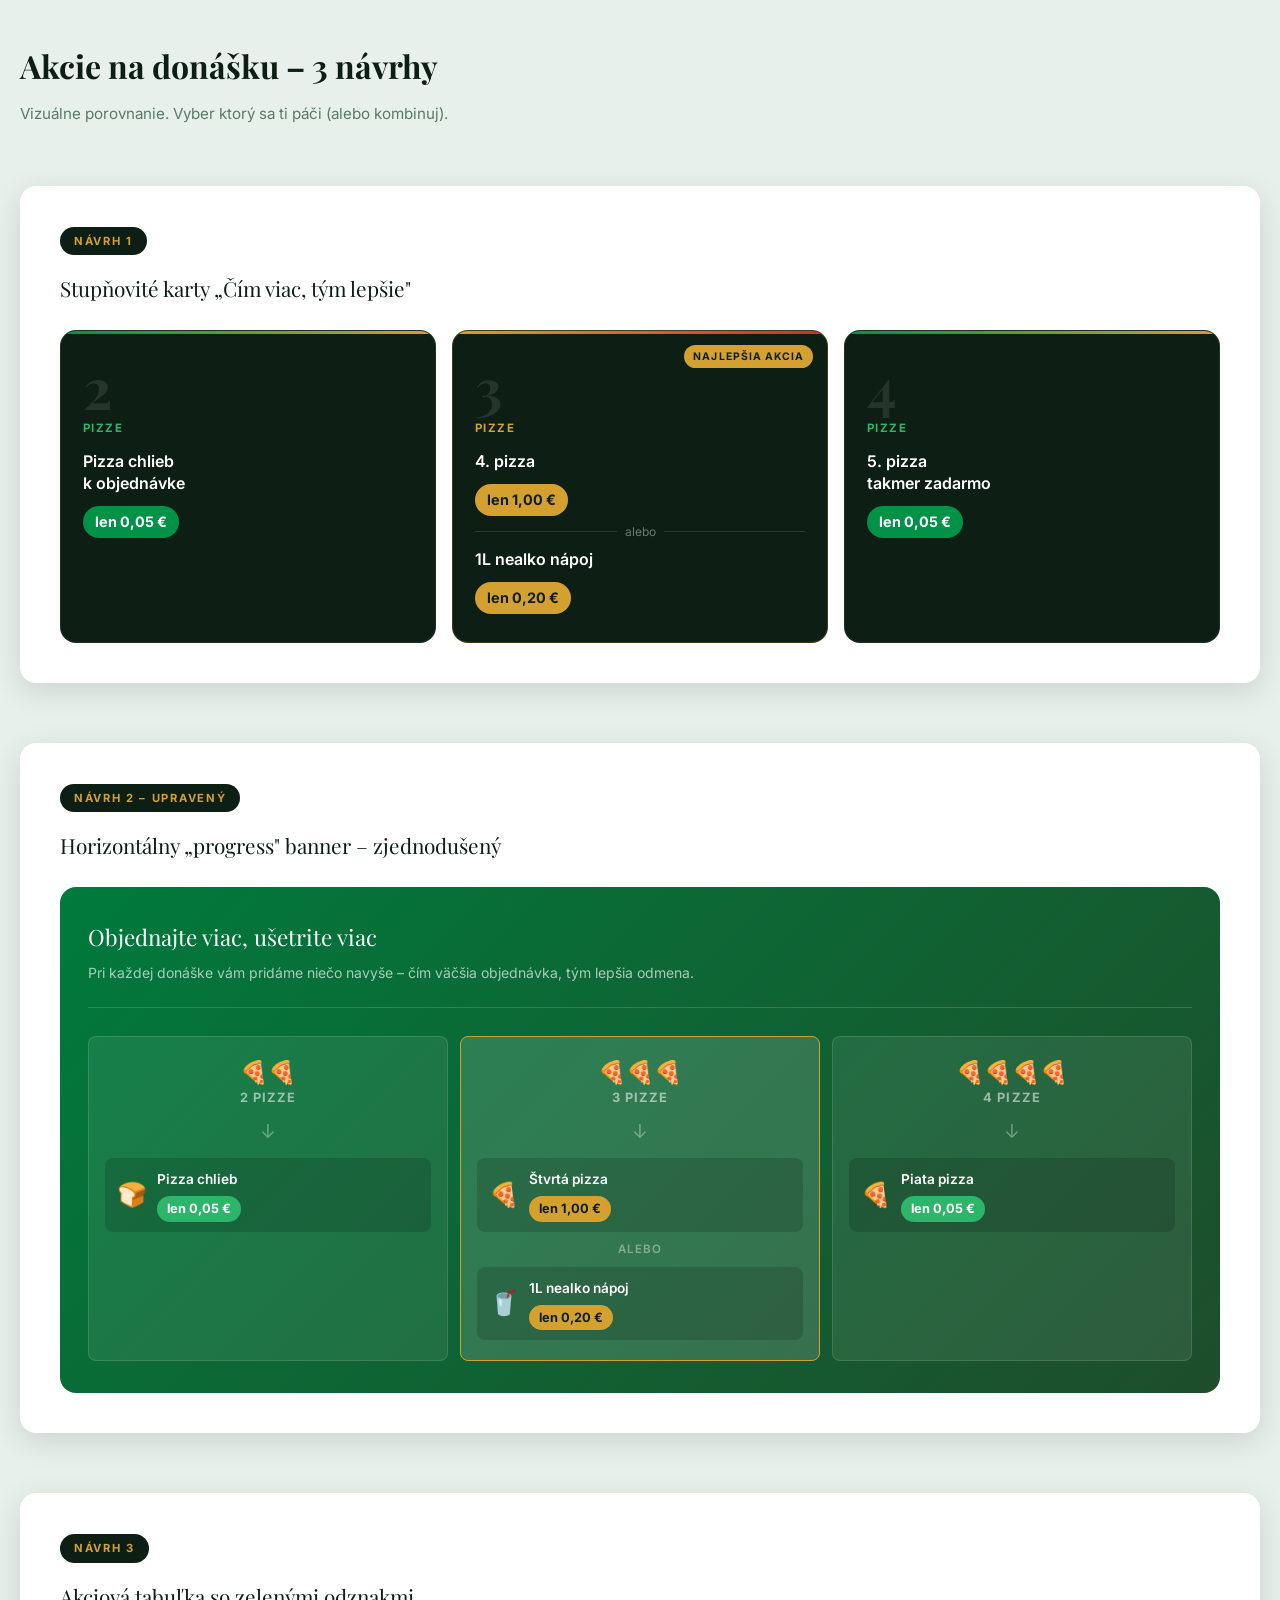
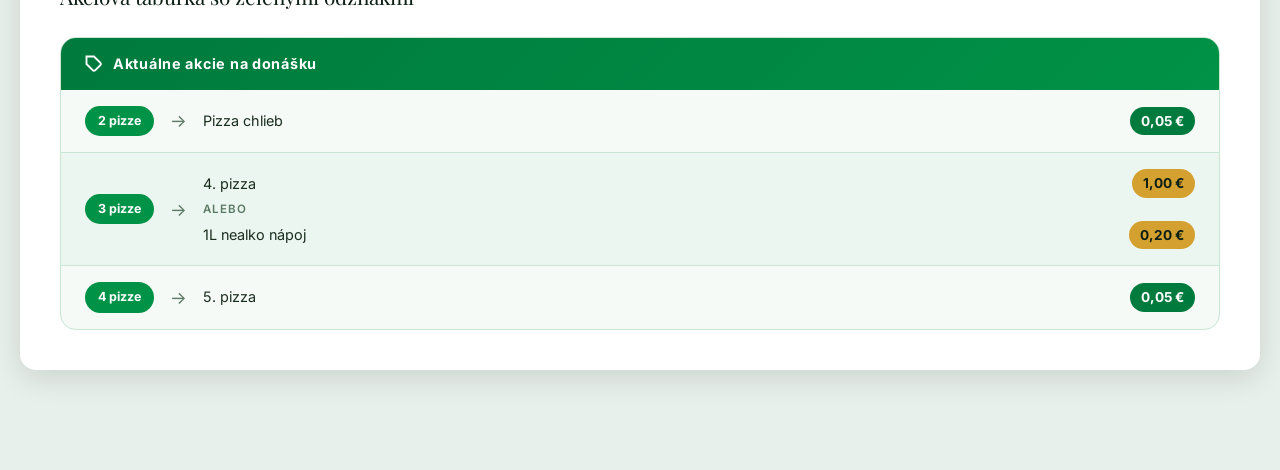
<file: preview.html>
<!DOCTYPE html>
<html lang="sk">
<head>
  <meta charset="UTF-8" />
  <meta name="viewport" content="width=device-width, initial-scale=1.0" />
  <title>Preview – Akcie na donášku</title>
  <link href="https://fonts.googleapis.com/css2?family=Playfair+Display:ital,wght@0,700;1,400&family=Inter:wght@400;500;600;700&display=swap" rel="stylesheet" />
  <style>
    *, *::before, *::after { box-sizing: border-box; margin: 0; padding: 0; }
    :root {
      --red: #ce2b37; --red-dk: #a01f29;
      --green: #009246; --green-dk: #007a3d; --green-lt: #2db56a;
      --gold: #d4a030;
      --cream: #f6faf7; --dark: #0d1f14; --mid: #1e4d2b;
      --text: #1a2e1f; --muted: #5a7a65; --border: #c8e6d2; --white: #ffffff;
      --shadow-sm: 0 2px 8px rgba(0,0,0,.08);
      --shadow-md: 0 8px 30px rgba(0,0,0,.12);
      --radius: 16px; --radius-sm: 8px; --radius-pill: 999px;
      --font-display: 'Playfair Display', Georgia, serif;
      --font-body: 'Inter', system-ui, sans-serif;
    }
    body { font-family: var(--font-body); color: var(--text); background: #e8f0eb; line-height: 1.65; padding: 40px 20px; }
    h1 { font-family: var(--font-display); font-size: 2rem; color: var(--dark); margin-bottom: 8px; }
    .page-intro { color: var(--muted); margin-bottom: 60px; font-size: .95rem; }
    .variant-label {
      display: inline-block;
      background: var(--dark);
      color: var(--gold);
      font-size: .7rem;
      font-weight: 700;
      letter-spacing: .15em;
      text-transform: uppercase;
      padding: 5px 14px;
      border-radius: var(--radius-pill);
      margin-bottom: 16px;
    }
    .variant-title { font-family: var(--font-display); font-size: 1.3rem; color: var(--dark); margin-bottom: 24px; }
    .variant { background: var(--white); border-radius: var(--radius); padding: 40px; margin-bottom: 60px; box-shadow: var(--shadow-md); }
    .divider { border: none; border-top: 2px dashed var(--border); margin: 60px 0; }

    /* ===================== NÁVRH 1 – Stupňovité karty ===================== */
    .deals-cards { display: grid; grid-template-columns: repeat(3, 1fr); gap: 16px; margin-top: 8px; }
    .deal-card {
      background: var(--dark);
      border-radius: var(--radius);
      padding: 28px 22px;
      position: relative;
      overflow: hidden;
      border: 1px solid rgba(255,255,255,.08);
    }
    .deal-card::before {
      content: '';
      position: absolute; top: 0; left: 0; right: 0;
      height: 3px;
      background: linear-gradient(90deg, var(--green), var(--gold));
    }
    .deal-card--highlight::before { background: linear-gradient(90deg, var(--gold), var(--red)); }
    .deal-card--highlight { border-color: rgba(212,160,48,.25); }
    .deal-card__num {
      font-family: var(--font-display);
      font-size: 3.5rem;
      font-weight: 700;
      line-height: 1;
      color: rgba(255,255,255,.1);
      margin-bottom: 4px;
    }
    .deal-card__pizzas {
      font-size: .72rem;
      font-weight: 700;
      letter-spacing: .12em;
      text-transform: uppercase;
      color: var(--green-lt);
      margin-bottom: 12px;
    }
    .deal-card--highlight .deal-card__pizzas { color: var(--gold); }
    .deal-card__reward {
      font-size: 1rem;
      font-weight: 600;
      color: var(--white);
      margin-bottom: 8px;
      line-height: 1.4;
    }
    .deal-card__or {
      font-size: .75rem;
      color: rgba(255,255,255,.4);
      margin: 6px 0;
      display: flex;
      align-items: center;
      gap: 8px;
    }
    .deal-card__or::before, .deal-card__or::after {
      content: ''; flex: 1; height: 1px; background: rgba(255,255,255,.12);
    }
    .deal-card__price {
      display: inline-block;
      background: var(--green);
      color: var(--white);
      font-weight: 700;
      font-size: .9rem;
      padding: 4px 12px;
      border-radius: var(--radius-pill);
      margin-top: 4px;
    }
    .deal-card--highlight .deal-card__price { background: var(--gold); color: var(--dark); }
    .deal-card__badge {
      position: absolute;
      top: 14px; right: 14px;
      background: var(--gold);
      color: var(--dark);
      font-size: .65rem;
      font-weight: 700;
      letter-spacing: .1em;
      text-transform: uppercase;
      padding: 3px 9px;
      border-radius: var(--radius-pill);
    }

    /* ===================== NÁVRH 2 – Progress banner ===================== */
    .progress-banner {
      background: linear-gradient(135deg, var(--green-dk) 0%, var(--mid) 100%);
      border-radius: var(--radius);
      padding: 32px 28px;
      color: var(--white);
    }
    .progress-banner__header {
      margin-bottom: 28px;
      padding-bottom: 24px;
      border-bottom: 1px solid rgba(255,255,255,.15);
    }
    .progress-banner__title {
      font-family: var(--font-display);
      font-size: 1.4rem;
      margin-bottom: 6px;
    }
    .progress-banner__sub {
      font-size: .875rem;
      color: rgba(255,255,255,.65);
      line-height: 1.5;
    }
    .progress-steps {
      display: grid;
      grid-template-columns: repeat(3, 1fr);
      gap: 12px;
    }
    .progress-step {
      background: rgba(255,255,255,.08);
      border: 1px solid rgba(255,255,255,.12);
      border-radius: var(--radius-sm);
      padding: 20px 16px;
      text-align: center;
    }
    .progress-step--featured {
      background: rgba(255,255,255,.14);
      border-color: var(--gold);
    }
    .progress-step__word {
      font-family: var(--font-display);
      font-style: italic;
    }
    .progress-step__cond {
      font-size: 1.4rem;
      line-height: 1.3;
      margin-bottom: 10px;
    }
    .progress-step__cond-text {
      font-size: .8rem;
      font-weight: 700;
      letter-spacing: .08em;
      text-transform: uppercase;
      color: rgba(255,255,255,.55);
      margin-top: 4px;
    }
    .progress-step__arrow {
      font-size: 1.2rem;
      color: rgba(255,255,255,.35);
      margin-bottom: 10px;
    }
    .progress-step__gift {
      display: flex;
      align-items: center;
      gap: 10px;
      text-align: left;
      background: rgba(0,0,0,.15);
      border-radius: var(--radius-sm);
      padding: 10px 12px;
    }
    .progress-step__gift-icon { font-size: 1.5rem; flex-shrink: 0; }
    .progress-step__reward {
      font-size: .85rem;
      font-weight: 600;
      color: var(--white);
      margin-bottom: 4px;
    }
    .progress-step__or-row {
      font-size: .72rem;
      color: rgba(255,255,255,.4);
      font-weight: 600;
      letter-spacing: .08em;
      text-transform: uppercase;
      margin: 8px 0;
    }
    .progress-step__price {
      display: inline-block;
      background: var(--green-lt);
      border-radius: var(--radius-pill);
      font-weight: 700;
      font-size: .8rem;
      padding: 2px 10px;
      color: var(--white);
    }
    .progress-step__price--gold {
      background: var(--gold);
      color: var(--dark);
    }

    /* ===================== NÁVRH 3 – Tabuľka so zelenými odznakmi ===================== */
    .promo-box {
      background: var(--cream);
      border: 1px solid var(--border);
      border-radius: var(--radius);
      overflow: hidden;
    }
    .promo-box__header {
      background: linear-gradient(135deg, var(--green-dk), var(--green));
      padding: 14px 24px;
      display: flex;
      align-items: center;
      gap: 10px;
      color: var(--white);
      font-weight: 700;
      font-size: .9rem;
      letter-spacing: .05em;
    }
    .promo-box__header svg { flex-shrink: 0; }
    .promo-row {
      display: flex;
      align-items: center;
      gap: 16px;
      padding: 16px 24px;
      border-bottom: 1px solid var(--border);
    }
    .promo-row:last-child { border-bottom: none; }
    .promo-row--alt { background: rgba(0,146,70,.04); }
    .promo-row__cond {
      flex-shrink: 0;
      background: var(--green);
      color: var(--white);
      font-size: .78rem;
      font-weight: 700;
      padding: 5px 13px;
      border-radius: var(--radius-pill);
      white-space: nowrap;
    }
    .promo-row__arrow {
      color: var(--muted);
      font-size: 1.1rem;
      flex-shrink: 0;
    }
    .promo-row__rewards { flex: 1; }
    .promo-row__item {
      display: flex;
      align-items: center;
      justify-content: space-between;
      gap: 12px;
    }
    .promo-row__item + .promo-row__item {
      margin-top: 6px;
      padding-top: 6px;
      border-top: 1px dashed var(--border);
    }
    .promo-row__desc { font-size: .9rem; color: var(--text); }
    .promo-row__price {
      background: var(--green-dk);
      color: var(--white);
      font-weight: 700;
      font-size: .85rem;
      padding: 3px 11px;
      border-radius: var(--radius-pill);
      white-space: nowrap;
      flex-shrink: 0;
    }
    .promo-row__price--gold {
      background: var(--gold);
      color: var(--dark);
    }
    .promo-row__or {
      font-size: .72rem;
      color: var(--muted);
      font-weight: 600;
      letter-spacing: .08em;
      text-transform: uppercase;
      padding: 2px 0;
    }

    @media (max-width: 700px) {
      .deals-cards { grid-template-columns: 1fr; }
      .progress-steps { flex-direction: column; gap: 20px; }
      .progress-step + .progress-step::before { content: '↓'; left: 50%; top: -16px; }
    }
  </style>
</head>
<body>

  <h1>Akcie na donášku – 3 návrhy</h1>
  <p class="page-intro">Vizuálne porovnanie. Vyber ktorý sa ti páči (alebo kombinuj).</p>

  <!-- ======================================================= NÁVRH 1 -->
  <div class="variant">
    <span class="variant-label">Návrh 1</span>
    <p class="variant-title">Stupňovité karty „Čím viac, tým lepšie"</p>

    <div class="deals-cards">
      <!-- 2 pizze -->
      <div class="deal-card">
        <div class="deal-card__num">2</div>
        <div class="deal-card__pizzas">pizze</div>
        <div class="deal-card__reward">Pizza chlieb<br />k objednávke</div>
        <span class="deal-card__price">len 0,05 €</span>
      </div>

      <!-- 3 pizze -->
      <div class="deal-card deal-card--highlight">
        <div class="deal-card__badge">Najlepšia akcia</div>
        <div class="deal-card__num">3</div>
        <div class="deal-card__pizzas">pizze</div>
        <div class="deal-card__reward">4. pizza</div>
        <span class="deal-card__price">len 1,00 €</span>
        <div class="deal-card__or">alebo</div>
        <div class="deal-card__reward">1L nealko nápoj</div>
        <span class="deal-card__price">len 0,20 €</span>
      </div>

      <!-- 4 pizze -->
      <div class="deal-card">
        <div class="deal-card__num">4</div>
        <div class="deal-card__pizzas">pizze</div>
        <div class="deal-card__reward">5. pizza<br />takmer zadarmo</div>
        <span class="deal-card__price">len 0,05 €</span>
      </div>
    </div>
  </div>

  <!-- ======================================================= NÁVRH 2 -->
  <div class="variant">
    <span class="variant-label">Návrh 2 – upravený</span>
    <p class="variant-title">Horizontálny „progress" banner – zjednodušený</p>

    <div class="progress-banner">
      <div class="progress-banner__header">
        <div>
          <div class="progress-banner__title">Objednajte viac, ušetrite viac</div>
          <div class="progress-banner__sub">Pri každej donáške vám pridáme niečo navyše – čím väčšia objednávka, tým lepšia odmena.</div>
        </div>
      </div>
      <div class="progress-steps">

        <div class="progress-step">
          <div class="progress-step__cond">🍕🍕<div class="progress-step__cond-text">2 pizze</div></div>
          <div class="progress-step__arrow">↓</div>
          <div class="progress-step__gift">
            <span class="progress-step__gift-icon">🍞</span>
            <div>
              <div class="progress-step__reward">Pizza chlieb</div>
              <span class="progress-step__price">len 0,05 €</span>
            </div>
          </div>
        </div>

        <div class="progress-step progress-step--featured">
          <div class="progress-step__cond">🍕🍕🍕<div class="progress-step__cond-text">3 pizze</div></div>
          <div class="progress-step__arrow">↓</div>
          <div class="progress-step__gift">
            <span class="progress-step__gift-icon">🍕</span>
            <div>
              <div class="progress-step__reward">Štvrtá pizza</div>
              <span class="progress-step__price progress-step__price--gold">len 1,00 €</span>
            </div>
          </div>
          <div class="progress-step__or-row">alebo</div>
          <div class="progress-step__gift">
            <span class="progress-step__gift-icon">🥤</span>
            <div>
              <div class="progress-step__reward">1L nealko nápoj</div>
              <span class="progress-step__price progress-step__price--gold">len 0,20 €</span>
            </div>
          </div>
        </div>

        <div class="progress-step">
          <div class="progress-step__cond">🍕🍕🍕🍕<div class="progress-step__cond-text">4 pizze</div></div>
          <div class="progress-step__arrow">↓</div>
          <div class="progress-step__gift">
            <span class="progress-step__gift-icon">🍕</span>
            <div>
              <div class="progress-step__reward">Piata pizza</div>
              <span class="progress-step__price">len 0,05 €</span>
            </div>
          </div>
        </div>

      </div>
    </div>
  </div>

  <!-- ======================================================= NÁVRH 3 -->
  <div class="variant">
    <span class="variant-label">Návrh 3</span>
    <p class="variant-title">Akciová tabuľka so zelenými odznakmi</p>

    <div class="promo-box">
      <div class="promo-box__header">
        <svg width="18" height="18" viewBox="0 0 24 24" fill="none" stroke="currentColor" stroke-width="2.5"><path d="M20.59 13.41l-7.17 7.17a2 2 0 01-2.83 0L2 12V2h10l8.59 8.59a2 2 0 010 2.82z"/><line x1="7" y1="7" x2="7.01" y2="7"/></svg>
        Aktuálne akcie na donášku
      </div>

      <div class="promo-row">
        <span class="promo-row__cond">2 pizze</span>
        <span class="promo-row__arrow">→</span>
        <div class="promo-row__rewards">
          <div class="promo-row__item">
            <span class="promo-row__desc">Pizza chlieb</span>
            <span class="promo-row__price">0,05 €</span>
          </div>
        </div>
      </div>

      <div class="promo-row promo-row--alt">
        <span class="promo-row__cond">3 pizze</span>
        <span class="promo-row__arrow">→</span>
        <div class="promo-row__rewards">
          <div class="promo-row__item">
            <span class="promo-row__desc">4. pizza</span>
            <span class="promo-row__price promo-row__price--gold">1,00 €</span>
          </div>
          <div class="promo-row__or">alebo</div>
          <div class="promo-row__item">
            <span class="promo-row__desc">1L nealko nápoj</span>
            <span class="promo-row__price promo-row__price--gold">0,20 €</span>
          </div>
        </div>
      </div>

      <div class="promo-row">
        <span class="promo-row__cond">4 pizze</span>
        <span class="promo-row__arrow">→</span>
        <div class="promo-row__rewards">
          <div class="promo-row__item">
            <span class="promo-row__desc">5. pizza</span>
            <span class="promo-row__price">0,05 €</span>
          </div>
        </div>
      </div>
    </div>
  </div>

</body>
</html>
</file>
<file: style.css>
/* =============================================
   EVIJO SÁSOVÁ – Modern Italian Restaurant Site
   ============================================= */

/* === RESET & BASE === */
*, *::before, *::after { box-sizing: border-box; margin: 0; padding: 0; }

:root {
  --red:    #ce2b37;
  --red-dk: #a01f29;
  --green:  #009246;
  --green-dk: #007a3d;
  --green-lt: #2db56a;
  --gold:   #d4a030;
  --cream:  #f6faf7;
  --dark:   #0d1f14;
  --mid:    #1e4d2b;
  --text:   #1a2e1f;
  --muted:  #5a7a65;
  --border: #c8e6d2;
  --white:  #ffffff;

  --shadow-sm: 0 2px 8px rgba(0,0,0,.08);
  --shadow-md: 0 8px 30px rgba(0,0,0,.12);
  --shadow-lg: 0 20px 60px rgba(0,0,0,.18);

  --radius: 16px;
  --radius-sm: 8px;
  --radius-pill: 999px;

  --font-display: 'Playfair Display', Georgia, serif;
  --font-body:    'Raleway', system-ui, sans-serif;

  --nav-h: 92px;
  --max-w: 1200px;
}

/* === TRICOLORE === */
.tricolore {
  position: fixed;
  left: 0; right: 0;
  height: 5px;
  background: linear-gradient(
    to right,
    #009246 33.33%,
    #ffffff 33.33%,
    #ffffff 66.66%,
    #ce2b37 66.66%
  );
  z-index: 9999;
  pointer-events: none;
}
.tricolore--top    { top: 0; }
.tricolore--bottom { bottom: 0; }

html { scroll-behavior: smooth; }

body {
  font-family: var(--font-body);
  font-size: 17px;
  color: var(--text);
  background: var(--cream);
  line-height: 1.65;
  overflow-x: hidden;
}

a { color: inherit; text-decoration: none; }
img { display: block; max-width: 100%; }

/* === UTILITY === */
.container { max-width: var(--max-w); margin: 0 auto; padding: 0 24px; }
.section    { padding: 100px 0; scroll-margin-top: var(--nav-h); }
.menu.section { padding-top: 48px; }

.section__label {
  display: inline-flex;
  align-items: center;
  gap: 6px;
  font-size: .72rem;
  font-weight: 700;
  letter-spacing: .14em;
  text-transform: uppercase;
  color: var(--white);
  background: linear-gradient(135deg, var(--green-dk), var(--green));
  padding: 5px 14px;
  border-radius: var(--radius-pill);
  margin-bottom: 16px;
  box-shadow: 0 3px 12px rgba(0,146,70,.35);
}
.section__title {
  font-family: var(--font-display);
  font-size: clamp(2rem, 4vw, 3rem);
  color: var(--dark);
  line-height: 1.2;
  margin-bottom: 20px;
}

/* === BUTTONS === */
.btn {
  display: inline-flex;
  align-items: center;
  gap: 8px;
  padding: 14px 28px;
  border-radius: var(--radius-pill);
  font-family: var(--font-body);
  font-size: .95rem;
  font-weight: 600;
  cursor: pointer;
  border: 2px solid transparent;
  transition: transform .2s, box-shadow .2s, background .2s, color .2s;
  white-space: nowrap;
}
.btn:hover { transform: translateY(-3px) scale(1.02); }

.btn--primary {
  background: #ef8b17;
  color: var(--white);    
  border-radius: 0;
  box-shadow: 0 4px 20px rgba(239,139,23,.4);
}
.btn--primary:hover { box-shadow: 0 8px 28px rgba(239,139,23,.55); }
.hero__actions .btn--primary { border-radius: var(--radius-pill) !important; padding: 14px 28px !important; }
.hero__actions .btn--ghost { padding: 14px 28px; }

.btn--ghost {
  background: rgba(255,255,255,.15);
  color: var(--white);
  border-color: rgba(255,255,255,.5);
  backdrop-filter: blur(6px);
}
.btn--ghost:hover { background: rgba(255,255,255,.25); }

.btn--nav {
  background: #ef8b17;
  color: var(--white) !important;
  padding: 10px 22px;
  font-size: 1rem;
  border-radius: 0;
  box-shadow: 0 4px 14px rgba(239,139,23,.4);
}

.btn--white {
  background: var(--white);
  color: var(--green-dk);
  font-weight: 700;
  box-shadow: var(--shadow-md);
}
.btn--white:hover { box-shadow: var(--shadow-lg); }

.btn--sm { padding: 10px 20px; font-size: .85rem; }

/* === NAV === */
.nav {
  position: fixed;
  top: 0; left: 0; right: 0;
  z-index: 100;
  height: var(--nav-h);
  transition: background .3s, box-shadow .3s;
}
.nav.scrolled {
  background: rgba(255,255,255,.97);
  backdrop-filter: blur(10px);
  box-shadow: var(--shadow-sm);
}
.nav.scrolled .nav__links a { color: var(--mid); }
.nav.scrolled .nav__logo     { color: var(--dark); }
.nav.scrolled .nav__burger span { background: var(--dark); }

.nav__inner {
  max-width: var(--max-w);
  margin: 0 auto;
  padding: 0 24px;
  height: 100%;
  display: flex;
  align-items: center;
  justify-content: space-between;
}

.nav__logo {
  font-family: var(--font-display);
  font-size: 1.6rem;
  font-weight: 700;
  color: var(--white);
  display: flex;
  align-items: baseline;
  gap: 2px;
  transition: color .3s;
}
.nav__logo-img {
  height: 72px;
  width: auto;
  display: block;
  filter: none;
}

.nav__links {
  display: flex;
  align-items: center;
  gap: 8px;
  list-style: none;
}
.nav__links a {
  padding: 8px 14px;
  color: rgba(255,255,255,.9);
  font-size: 1.05rem;
  font-weight: 500;
  border-radius: var(--radius-sm);
  transition: color .2s, background .2s;
}
.nav__links a:not(.btn):hover {
  color: var(--white);
  background: rgba(255,255,255,.1);
}
.nav.scrolled .nav__links a:not(.btn):hover {
  color: var(--dark);
  background: rgba(0,0,0,.06);
}

.nav__burger {
  display: none;
  flex-direction: column;
  gap: 5px;
  background: none;
  border: none;
  cursor: pointer;
  padding: 4px;
}
.nav__burger span {
  display: block;
  width: 24px; height: 2px;
  background: var(--white);
  border-radius: 2px;
  transition: background .3s;
}

/* === HERO === */
.hero {
  position: relative;
  min-height: 100vh;
  display: flex;
  align-items: center;
  overflow: hidden;
}

.hero__bg {
  position: absolute; inset: 0;
  background-image: url('https://images.unsplash.com/photo-1414235077428-338989a2e8c0?w=1800&q=85');
  background-size: cover;
  background-position: center;
  transform: scale(1.05);
  animation: heroZoom 12s ease-in-out infinite alternate;
}
@keyframes heroZoom { from { transform: scale(1.05); } to { transform: scale(1.12); } }

.hero__overlay {
  position: absolute; inset: 0;
  background:
    linear-gradient(160deg, rgba(10,10,10,.90) 0%, rgba(10,10,10,.55) 55%, rgba(206,43,55,.2) 100%);
}

.hero__content {
  position: relative;
  z-index: 2;
  max-width: var(--max-w);
  margin: 0 auto;
  padding: 0 24px;
  padding-top: var(--nav-h);
}

.hero__eyebrow {
  font-size: .82rem;
  font-weight: 600;
  letter-spacing: .18em;
  text-transform: uppercase;
  color: var(--gold);
  margin-bottom: 16px;
  display: flex;
  align-items: center;
  gap: 10px;
}
.hero__eyebrow::before {
  content: '';
  display: block;
  width: 30px; height: 2px;
  background: var(--gold);
}

.hero__title {
  font-family: var(--font-display);
  font-size: clamp(2.8rem, 7vw, 5.5rem);
  color: var(--white);
  line-height: 1.1;
  margin-bottom: 24px;
}
.hero__title em { color: var(--gold); font-style: italic; }

.hero__desc {
  font-size: 1.1rem;
  color: rgba(255,255,255,.8);
  max-width: 540px;
  margin-bottom: 40px;
  line-height: 1.7;
}

.hero__actions { display: flex; gap: 16px; flex-wrap: wrap; margin-bottom: 60px; }

.hero__badges {
  display: flex;
  align-items: center;
  gap: 24px;
  flex-wrap: wrap;
}
.badge { text-align: center; }
.badge__num {
  display: block;
  font-family: var(--font-display);
  font-size: 2rem;
  font-weight: 700;
  color: var(--gold);
  line-height: 1;
}
.badge__lbl {
  font-size: .78rem;
  color: rgba(255,255,255,.6);
  text-transform: uppercase;
  letter-spacing: .06em;
}
.badge__divider {
  width: 1px;
  height: 40px;
  background: rgba(255,255,255,.2);
}

.hero__scroll {
  position: absolute;
  bottom: 40px;
  right: 48px;
  display: flex;
  flex-direction: column;
  align-items: center;
  gap: 8px;
  z-index: 2;
  opacity: .6;
}
.hero__scroll span { font-size: .7rem; letter-spacing: .15em; text-transform: uppercase; color: var(--white); writing-mode: vertical-rl; }
.hero__scroll-line {
  width: 1px; height: 50px;
  background: linear-gradient(to bottom, var(--white), transparent);
  animation: scrollPulse 2s ease-in-out infinite;
}
@keyframes scrollPulse { 0%,100% { opacity: .4; } 50% { opacity: 1; } }

/* === ABOUT === */
.about { background: var(--white); }

.about__grid {
  display: grid;
  grid-template-columns: 1fr 1fr;
  gap: 80px;
  align-items: center;
}

.about__visual { position: relative; }
.about__img-wrap { position: relative; height: 520px; }

.about__img {
  position: absolute;
  border-radius: var(--radius);
  background-size: cover;
  background-position: center;
  box-shadow: var(--shadow-lg);
}
.about__img--main {
  top: 0; left: 0;
  width: 78%; height: 80%;
}
.about__img--accent {
  bottom: 0; right: 0;
  width: 55%; height: 55%;
  border: 4px solid var(--white);
}

.about__since {
  position: absolute;
  top: 24px; right: 0;
  background: linear-gradient(135deg, var(--green-dk), var(--green));
  color: var(--white);
  padding: 16px 20px;
  border-radius: var(--radius);
  text-align: center;
  box-shadow: var(--shadow-md);
}
.about__since-year { display: block; font-family: var(--font-display); font-size: 1.8rem; font-weight: 700; line-height: 1; }
.about__since-lbl  { font-size: .72rem; letter-spacing: .1em; text-transform: uppercase; opacity: .85; }

.about__text { display: flex; flex-direction: column; gap: 16px; }
.about__text p { color: var(--muted); line-height: 1.7; }

.about__features { display: flex; flex-direction: column; gap: 20px; margin-top: 8px; }
.feature {
  display: flex; align-items: flex-start; gap: 16px;
  padding: 16px;
  border-radius: var(--radius-sm);
  border-left: 3px solid var(--green);
  background: rgba(0,146,70,.04);
  transition: background .2s, transform .2s;
}
.feature:hover { background: rgba(0,146,70,.08); transform: translateX(4px); }
.feature__icon {
  font-size: 1.6rem;
  width: 52px; height: 52px;
  display: flex; align-items: center; justify-content: center;
  border-radius: var(--radius-sm);
  flex-shrink: 0;
}
.feature__icon--red    { background: linear-gradient(135deg, rgba(206,43,55,.15), rgba(206,43,55,.05)); }
.feature__icon--orange { background: linear-gradient(135deg, rgba(230,184,64,.2), rgba(230,184,64,.07)); }
.feature__icon--green  { background: linear-gradient(135deg, rgba(0,146,70,.18), rgba(0,146,70,.06)); }
.feature strong { display: block; margin-bottom: 2px; color: var(--dark); }
.feature p { font-size: .9rem; color: var(--muted); margin: 0; }

/* === MENU === */
.menu { background: var(--cream); }
.menu .section__label { margin-bottom: 12px; }

.menu__header {
  display: flex;
  align-items: center;
  justify-content: space-between;
  gap: 16px;
  flex-wrap: wrap;
  margin-bottom: 24px;
}
.menu__header .section__title { margin-bottom: 0; }

.menu__controls { margin-bottom: 24px; }

.menu__toggle {
  display: inline-flex;
  background: var(--white);
  border: 2px solid var(--border);
  border-radius: var(--radius-pill);
  padding: 4px;
  gap: 4px;
  flex-shrink: 0;
}
.menu__toggle-btn {
  display: inline-flex;
  align-items: center;
  gap: 7px;
  padding: 10px 28px;
  border-radius: var(--radius-pill);
  border: none;
  background: transparent;
  font-family: var(--font-body);
  font-size: 1rem;
  font-weight: 600;
  color: var(--muted);
  cursor: pointer;
  transition: all .2s;
}
.menu__toggle-btn.active {
  background: linear-gradient(135deg, var(--green-dk), var(--green));
  color: var(--white);
  box-shadow: 0 4px 14px rgba(0,122,61,.3);
}
.menu__empty {
  color: var(--muted);
  font-size: .95rem;
  padding: 40px 0;
  grid-column: 1 / -1;
}

.menu__tabs {
  display: flex;
  gap: 8px;
  flex-wrap: wrap;
}
.menu__tab {
  padding: 10px 22px;
  border-radius: var(--radius-pill);
  border: 2px solid var(--border);
  background: var(--white);
  font-family: var(--font-body);
  font-size: .9rem;
  font-weight: 600;
  color: var(--muted);
  cursor: pointer;
  transition: all .2s;
}
.menu__tab.active,
.menu__tab:hover {
  background: linear-gradient(135deg, var(--green-dk), var(--green));
  border-color: transparent;
  color: var(--white);
  box-shadow: 0 4px 14px rgba(0,122,61,.3);
}

.menu__grid-wrap {
  position: relative;
  margin-bottom: 32px;
}

.menu__grid {
  display: grid;
  grid-template-columns: repeat(4, 1fr);
  gap: 16px;
}

.menu__fade {
  position: absolute;
  bottom: 0; left: 0; right: 0;
  height: 140px;
  background: linear-gradient(to bottom, transparent, var(--cream) 80%);
  display: flex;
  align-items: flex-end;
  justify-content: center;
  padding-bottom: 12px;
  pointer-events: none;
}
.menu__fade .btn {
  pointer-events: all;
}
.menu__fade.hidden { display: none; }

.btn--pizza-all {
  background: rgba(180,185,180,.38);
  color: var(--text);
  border-radius: var(--radius-pill);
  padding: 14px 36px;
  font-weight: 600;
  letter-spacing: .04em;
  border: 2px solid var(--green);
  backdrop-filter: blur(6px);
  box-shadow: 0 4px 16px rgba(0,0,0,.1);
  transition: transform .2s, box-shadow .2s, background .2s, color .2s, border-color .2s;
}
.btn--pizza-all:hover {
  background: var(--green-dk);
  color: var(--white);
  border-color: transparent;
  transform: translateY(-3px);
  box-shadow: 0 10px 28px rgba(0,122,61,.3);
}


.menu-card {
  background: var(--white);
  border-radius: var(--radius);
  overflow: hidden;
  box-shadow: var(--shadow-sm);
  transition: transform .25s, box-shadow .25s;
  display: flex;
  flex-direction: column;
}
.menu-card:hover { transform: translateY(-8px) rotate(0.4deg); box-shadow: 0 16px 40px rgba(0,146,70,.18); }

.menu-card__img {
  height: 120px;
  background-size: cover;
  background-position: center;
  position: relative;
}
.menu-card__tag {
  position: absolute;
  top: 12px; left: 12px;
  background: linear-gradient(135deg, var(--green-dk), var(--green));
  color: var(--white);
  font-size: .72rem;
  font-weight: 700;
  letter-spacing: .06em;
  text-transform: uppercase;
  padding: 4px 10px;
  border-radius: var(--radius-pill);
}
.menu-card__body { padding: 20px; flex: 1; display: flex; flex-direction: column; gap: 6px; }
.menu-card__name { font-family: var(--font-display); font-size: 1.15rem; color: var(--dark); }
.menu-card__desc { font-size: .85rem; color: var(--muted); flex: 1; }
.menu-card__footer { display: flex; align-items: center; justify-content: space-between; margin-top: 12px; }
.menu-card__price {
  font-size: 1.2rem; font-weight: 700;
  color: var(--white);
  background: linear-gradient(135deg, var(--green-dk), var(--green));
  padding: 4px 12px;
  border-radius: var(--radius-pill);
}


/* === DAILY MENU === */
.daily {
  background: var(--white);
  scroll-margin-top: var(--nav-h);
}
.daily__desc { color: var(--muted); max-width: 560px; margin-bottom: 40px; }

.daily__grid {
  display: grid;
  grid-template-columns: repeat(5, 1fr);
  gap: 20px;
}

@media (max-width: 960px) { .daily__grid { grid-template-columns: repeat(3, 1fr); } }
@media (max-width: 600px) { .daily__grid { grid-template-columns: 1fr 1fr; } }

.daily-card {
  background: var(--cream);
  border-radius: var(--radius);
  border-top: 3px solid var(--green);
  padding: 24px 20px;
  display: flex;
  flex-direction: column;
  gap: 12px;
  position: relative;
  box-shadow: var(--shadow-sm);
  transition: box-shadow .2s, transform .2s;
}
.daily-card:hover { box-shadow: var(--shadow-md); transform: translateY(-4px); }

.daily-card--today {
  border-top-color: var(--gold);
  box-shadow: 0 0 0 2px var(--gold), var(--shadow-sm);
}

.daily-card__badge {
  position: absolute;
  top: -12px; right: 14px;
  background: var(--gold);
  color: var(--dark);
  font-size: .7rem;
  font-weight: 700;
  letter-spacing: .08em;
  text-transform: uppercase;
  padding: 3px 10px;
  border-radius: var(--radius-pill);
}

.daily-card__day {
  font-family: var(--font-display);
  font-size: 1.05rem;
  font-weight: 700;
  color: var(--dark);
}

.daily-card__soup,
.daily-card__main {
  font-size: .85rem;
  color: var(--muted);
  display: flex;
  gap: 6px;
  align-items: flex-start;
  line-height: 1.4;
}

.daily-card__price {
  margin-top: auto;
  font-size: 1rem;
  font-weight: 700;
  color: var(--white);
  background: linear-gradient(135deg, var(--green-dk), var(--green));
  padding: 4px 12px;
  border-radius: var(--radius-pill);
  align-self: flex-start;
}

/* === DELIVERY === */
.delivery { background: var(--white); scroll-margin-top: var(--nav-h); padding-top: 48px; }

.delivery__grid {
  display: grid;
  grid-template-columns: 1fr 1.1fr;
  gap: 60px;
  align-items: stretch;
}
.delivery__text { display: flex; flex-direction: column; gap: 24px; justify-content: space-between; }
.delivery__text p:not(.section__label) { color: var(--muted); font-size: 1rem; }

.delivery__list { list-style: none; display: flex; flex-direction: column; gap: 18px; }
.delivery__list li { display: flex; align-items: center; gap: 14px; color: var(--mid); font-weight: 500; font-size: 1rem; }
.delivery__icon {
  font-size: 1.4rem;
  width: 46px; height: 46px;
  background: var(--cream);
  border-radius: 50%;
  display: flex; align-items: center; justify-content: center;
  flex-shrink: 0;
}

.delivery__visual { display: flex; flex-direction: column; gap: 12px; align-items: stretch; justify-content: space-between; }

.delivery__card {
  background: linear-gradient(145deg, var(--dark), var(--mid));
  color: var(--white);
  border-radius: var(--radius);
  padding: 28px;
  width: 100%;
  box-shadow: var(--shadow-lg);
}

.delivery__phones { display: flex; flex-direction: column; gap: 12px; width: 100%; }
.phone-pill {
  display: flex;
  align-items: center;
  gap: 12px;
  padding: 18px 24px;
  background: var(--cream);
  border-radius: var(--radius-sm);
  font-weight: 600;
  font-size: 1.05rem;
  color: var(--dark);
  transition: background .2s, transform .2s;
  border: 1px solid var(--border);
}
.phone-pill:hover { background: var(--border); transform: translateX(4px); }
/* .phone-pill--mobile { border-color: var(--green); } */

/* === CONTACT === */
.contact { background: var(--cream); }
.contact__grid {
  display: grid;
  grid-template-columns: repeat(2, 1fr);
  gap: 24px;
  margin-top: 48px;
}
.contact__card {
  background: var(--white);
  border-radius: var(--radius);
  padding: 32px;
  box-shadow: var(--shadow-sm);
  position: relative;
  transition: box-shadow .2s, transform .2s;
  border-top: 3px solid var(--green);
}
.contact__card:hover { box-shadow: var(--shadow-md); transform: translateY(-4px); }
.contact__card-num {
  font-family: var(--font-display);
  font-size: 2.5rem;
  font-weight: 700;
  color: var(--border);
  position: absolute;
  top: 20px; right: 24px;
  line-height: 1;
}
.contact__card h3 { font-family: var(--font-display); font-size: 1.25rem; margin-bottom: 16px; color: var(--dark); }
.contact__card address { font-style: normal; display: flex; flex-direction: column; gap: 8px; color: var(--muted); }
.contact__card address a { color: var(--green-dk); font-weight: 500; }
.contact__card address a:hover { text-decoration: underline; }

.contact__card--map { grid-column: 1 / -1; display: flex; flex-direction: column; overflow: hidden; }
.contact__card--map iframe { border-radius: var(--radius-sm); }

.contact__social { margin-top: 16px; }
.social-btn {
  display: inline-flex;
  align-items: center;
  gap: 8px;
  padding: 10px 18px;
  background: #1877f2;
  color: var(--white);
  border-radius: var(--radius-sm);
  font-weight: 600;
  font-size: .9rem;
  transition: opacity .2s, transform .2s;
}
.social-btn:hover { opacity: .9; transform: translateY(-2px); }

/* === FOOTER === */
.footer {
  background: var(--dark);
  color: rgba(255,255,255,.7);
  border-top: 4px solid transparent;
  border-image: linear-gradient(to right, var(--green) 33.33%, rgba(255,255,255,.4) 33.33%, rgba(255,255,255,.4) 66.66%, var(--red) 66.66%) 1;
}
.footer__inner {
  display: grid;
  grid-template-columns: 2fr 1fr 1fr 1.5fr;
  gap: 48px;
  padding: 64px 24px;
}
.footer__brand { font-family: var(--font-display); font-size: 1.5rem; color: var(--white); margin-bottom: 12px; }
.footer__brand p { font-family: var(--font-body); font-size: .85rem; color: rgba(255,255,255,.5); margin-top: 8px; font-style: normal; }

.footer__links { display: flex; flex-direction: column; gap: 10px; }
.footer__links strong { color: var(--white); font-size: .9rem; margin-bottom: 4px; }
.footer__links a { font-size: .875rem; transition: color .2s; }
.footer__links a:hover { color: var(--green-lt); }

.footer__order { display: flex; flex-direction: column; gap: 16px; }
.footer__order p { font-size: .9rem; }

.footer__bottom {
  border-top: 1px solid rgba(255,255,255,.08);
  text-align: center;
  padding: 20px 24px;
  font-size: .8rem;
  color: rgba(255,255,255,.35);
}

/* === MOBILE NAV (drawer) === */
@media (max-width: 900px) {
  .nav__links {
    position: fixed;
    top: var(--nav-h); left: 0; right: 0;
    z-index: 99;
    background: rgba(30,14,8,.97);
    backdrop-filter: blur(10px);
    flex-direction: column;
    padding: 24px;
    gap: 4px;
    transform: translateY(-120%);
    visibility: hidden;
    transition: transform .3s ease, visibility .3s;
  }
  .nav__links.open { transform: translateY(0); visibility: visible; }
  .nav__links a:not(.btn) { font-size: 1rem; padding: 12px 16px; width: 100%; }
  .nav__links .btn--nav {
    display: flex;
    justify-content: center;
    width: 100%;
    margin-top: 8px;
    box-sizing: border-box;
    border-radius: 0 !important;
  }
  .nav__burger { display: flex; }
}

/* === RESPONSIVE === */
@media (max-width: 960px) {
  .about__grid,
  .delivery__grid { grid-template-columns: 1fr; gap: 48px; }
  .about__img-wrap { height: 360px; }
  .contact__grid { grid-template-columns: 1fr; }
  .contact__card--map { grid-column: auto; }
  .footer__inner { grid-template-columns: 1fr 1fr; gap: 32px; }
  .menu__grid { grid-template-columns: repeat(2, 1fr); }
}

@media (max-width: 600px) {
  .section { padding: 64px 0; }
  .hero__title { font-size: 2.6rem; }
  .hero__actions { flex-direction: column; align-items: flex-start; }
  .hero__badges { gap: 16px; }
  .footer__inner { grid-template-columns: 1fr; }
  .daily__inner { flex-direction: column; align-items: flex-start; }
  .about__img-wrap { height: 280px; }
  .menu__grid { grid-template-columns: 1fr; }
}

/* === HOURS BAR === */
.hours-bar {
  background: var(--white);
  padding: 24px 0;
  scroll-margin-top: var(--nav-h);
}

.hours-bar__inner {
  display: grid;
  grid-template-columns: 1fr 1fr;
  gap: 24px;
}

.hours-bar__group {
  background: var(--cream);
  border-radius: var(--radius);
  padding: 16px 24px;
  border-top: 3px solid var(--green);
  box-shadow: var(--shadow-sm);
  display: flex;
  flex-direction: column;
  gap: 10px;
}

.hours-bar__heading {
  display: flex;
  align-items: center;
  gap: 10px;
}
.hours-bar__icon { font-size: 1.6rem; }
.hours-bar__label {
  font-family: var(--font-display);
  font-size: 1.2rem;
  font-weight: 700;
  color: var(--dark);
}

.hours-bar__rows { display: flex; flex-direction: column; gap: 10px; }

.hours-bar__item {
  display: flex;
  justify-content: space-between;
  align-items: center;
  padding-bottom: 8px;
  border-bottom: 1px solid var(--border);
  font-size: .9rem;
  color: var(--muted);
}
.hours-bar__item:last-child { border-bottom: none; padding-bottom: 0; }
.hours-bar__item strong { color: var(--dark); font-weight: 600; }
.hours-bar__time { font-weight: 700; color: var(--dark); }


@media (max-width: 700px) {
  .hours-bar__inner { grid-template-columns: 1fr; }
}

/* === HIDE GLF FLOATING WIDGET BUTTON === */
.glf-btn-widget,
#glf-btn-widget,
[class*="glf-btn"],
[id*="glf-btn"] {
  display: none !important;
}

/* === SCROLL SPY === */
.nav__links a.nav__link--active:not(.btn) {
  color: var(--white);
  background: rgba(255,255,255,.15);
}
.nav.scrolled .nav__links a.nav__link--active:not(.btn) {
  color: var(--dark);
  background: rgba(0,0,0,.08);
}

/* === ICON UTILITY === */
.icon-inline { vertical-align: -3px; display: inline-block; }

/* === SCROLL ANIMATIONS === */
.reveal {
  opacity: 0;
  transform: translateY(30px);
  transition: opacity .6s ease, transform .6s ease;
}
.reveal.visible {
  opacity: 1;
  transform: none;
}


/* === DELIVERY CARD PROMOS === */
.delivery__card-promos { margin-bottom: 0; }
.delivery__card-promos-title {
  font-family: var(--font-display);
  font-size: 1.25rem;
  margin-bottom: 6px;
}
.delivery__card-promos-sub {
  font-size: .85rem;
  color: rgba(255,255,255,.55);
  margin-bottom: 20px;
}
.delivery__card-promos-steps {
  display: grid;
  grid-template-columns: repeat(3, 1fr);
  gap: 8px;
  align-items: stretch;
}
.delivery__card-promo-step {
  background: rgba(255,255,255,.07);
  border: 1px solid rgba(255,255,255,.1);
  border-radius: var(--radius-sm);
  padding: 12px 8px;
  text-align: center;
  display: flex;
  flex-direction: column;
  align-items: center;
}
.delivery__card-promo-step--featured {
  background: rgba(255,255,255,.12);
  border-color: var(--gold);
}
.delivery__card-promo-cond {
  font-size: 1.15rem;
  line-height: 1.2;
  margin-bottom: 8px;
}
.delivery__card-promo-cond-text {
  font-size: .7rem;
  font-weight: 700;
  letter-spacing: .07em;
  text-transform: uppercase;
  color: rgba(255,255,255,.45);
  margin-top: 4px;
}
.delivery__card-promo-arrow {
  font-size: 1rem;
  color: rgba(255,255,255,.3);
  margin-bottom: 8px;
}
.delivery__card-promo-gift {
  display: flex;
  align-items: center;
  gap: 7px;
  text-align: left;
  background: rgba(0,0,0,.2);
  border-radius: 6px;
  padding: 9px 10px;
  width: 100%;
}
.delivery__card-promo-gift > span { font-size: 1.2rem; flex-shrink: 0; }
.delivery__card-promo-reward {
  font-size: .84rem;
  font-weight: 600;
  color: var(--white);
  margin-bottom: 3px;
}
.delivery__card-promo-or {
  font-size: .68rem;
  color: rgba(255,255,255,.35);
  font-weight: 600;
  letter-spacing: .08em;
  text-transform: uppercase;
  margin: 6px 0;
}
.delivery__card-promo-price {
  display: inline-block;
  background: var(--green-lt);
  border-radius: var(--radius-pill);
  font-weight: 700;
  font-size: .76rem;
  padding: 2px 9px;
  color: var(--white);
}
.delivery__card-promo-price--gold { background: var(--gold); color: var(--dark); }

/* === PIZZA PAGE === */
.pizza-hero {
  position: relative;
  min-height: 340px;
  display: flex;
  align-items: center;
  padding-top: var(--nav-h);
}
.pizza-hero__bg {
  position: absolute; inset: 0;
  background-image: url('https://images.unsplash.com/photo-1513104890138-7c749659a591?w=1400&q=80');
  background-size: cover;
  background-position: center;
}
.pizza-hero__overlay {
  position: absolute; inset: 0;
  background: linear-gradient(135deg, rgba(13,31,20,.85), rgba(30,77,43,.75));
}
.pizza-hero__content {
  position: relative;
  z-index: 1;
  color: var(--white);
  padding-top: 48px;
  padding-bottom: 48px;
}
.pizza-hero__back {
  display: inline-flex;
  align-items: center;
  gap: 6px;
  color: rgba(255,255,255,.7);
  font-size: .85rem;
  font-weight: 600;
  margin-bottom: 20px;
  transition: color .2s;
}
.pizza-hero__back:hover { color: var(--white); }
.pizza-hero__title {
  font-family: var(--font-display);
  font-size: clamp(2rem, 4vw, 3rem);
  line-height: 1.2;
  margin-bottom: 12px;
}
.pizza-hero__title em { color: var(--gold); font-style: italic; }
.pizza-hero__desc { font-size: 1rem; color: rgba(255,255,255,.7); }

.pizza-list { background: var(--cream); }
.pizza-list__mode {
  display: inline-flex;
  background: var(--white);
  border: 2px solid var(--border);
  border-radius: var(--radius-pill);
  padding: 4px;
  gap: 4px;
  margin-bottom: 40px;
}
</file>
